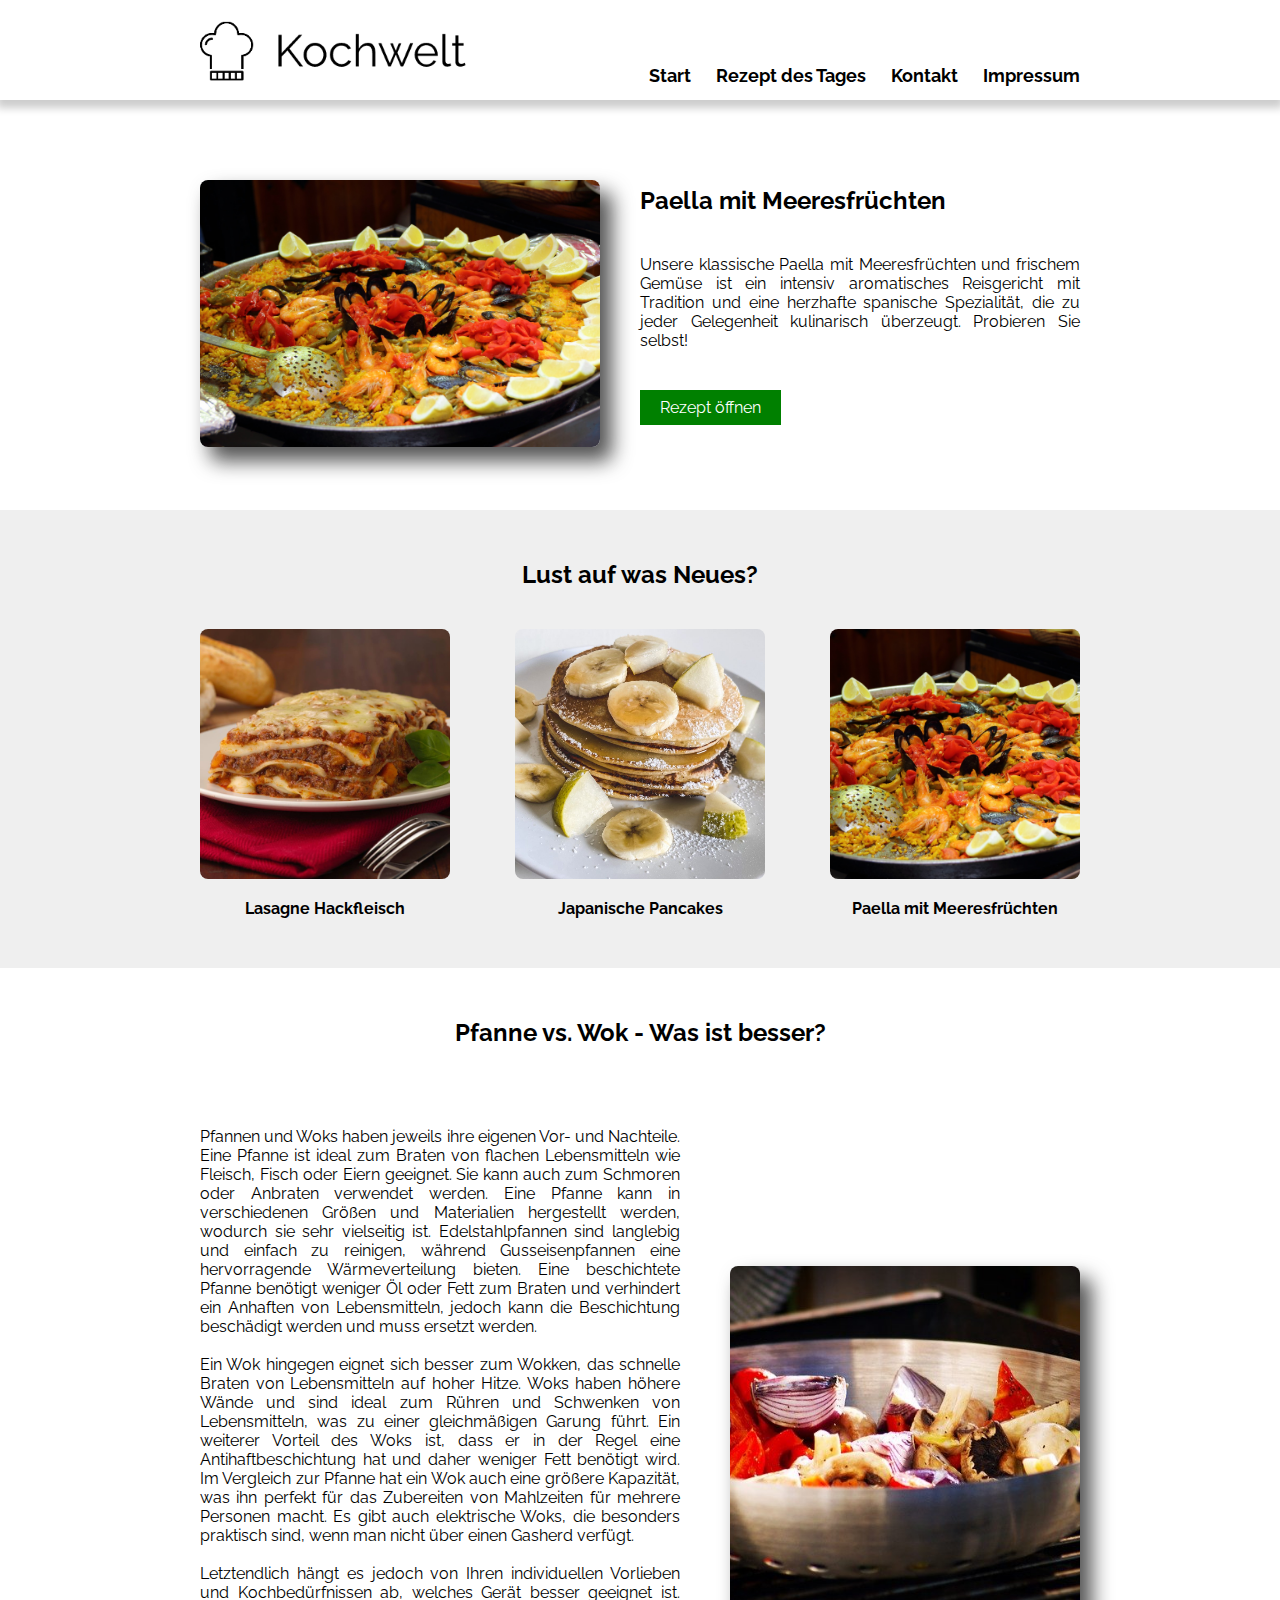
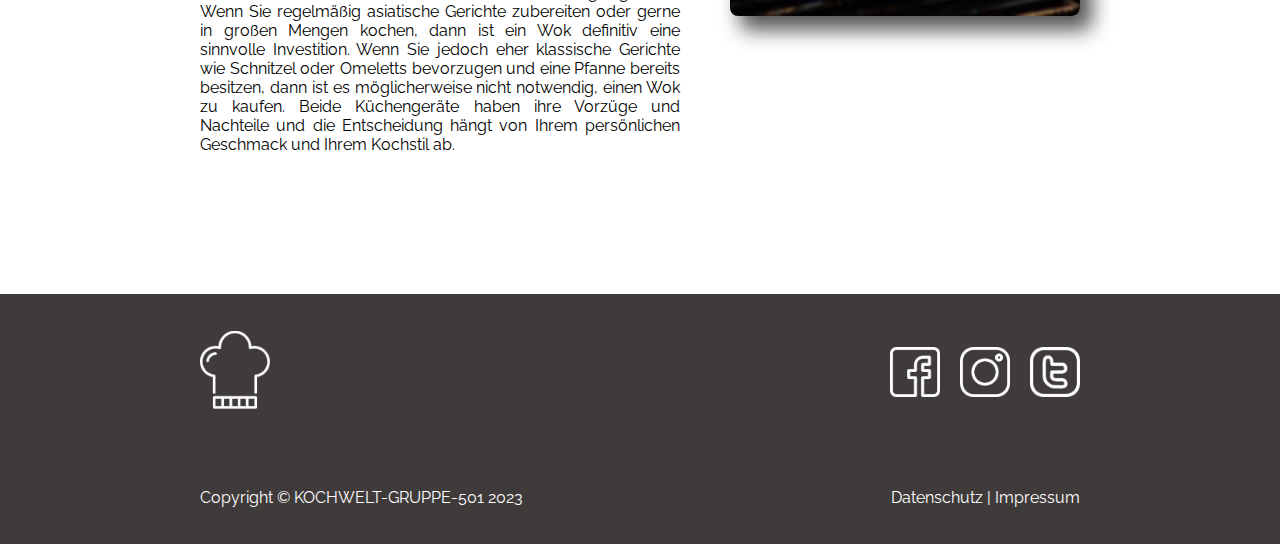
<file: index.html>
<!DOCTYPE html>
<html lang="en">

<head>
    <meta charset="UTF-8">
    <meta http-equiv="X-UA-Compatible" content="IE=edge">
    <meta name="viewport" content="width=device-width, initial-scale=1.0">
    <title>Kochwelt</title>
    <link rel="icon" href="img/logo_small.png">
    <link rel="stylesheet" href="style.css">
    <link href="https://fonts.googleapis.com/css2?family=Raleway:wght@400;700&display=swap" rel="stylesheet">
    <script src="script.js"></script>
    <link rel="stylesheet" href="style.css">
</head>

<body onload="includeHTML() , start()" >

    <div w3-include-html="templates/header.html"></div>
    
    <!-- first section -->
    <section>
        <div class="start-recipe">
            <a href="paella.html"><img src="img/paella.jpg" alt=""></a>
            <div>
                <h2>Paella mit Meeresfrüchten</h2>
                <p>Unsere klassische Paella mit Meeresfrüchten und frischem Gemüse ist ein intensiv aromatisches
                    Reisgericht mit Tradition und eine herzhafte spanische Spezialität, die zu jeder Gelegenheit
                    kulinarisch überzeugt. Probieren Sie selbst!</p>
                <a href="paella.html"><button class="btn-open">Rezept öffnen</button></a>
            </div>
        </div>
    </section>

    <!-- second section -->

    <div class="recipes">
        <h2 class="h2-center">Lust auf was Neues?</h2>
        <div class="recipes-img">
            <div class="img-food">
                <a href="lasagne.html">
                    <div class="overflow"><img src="img/lasagne.jpg" alt="" ></div></a>
                <span><b>Lasagne Hackfleisch</b></span>
            </div>
            <div class="img-food">
                <a href="pancakes.html"> <div class="overflow"><img src="img/pancakes.jpg" alt=""></div></a>
                <span><b>Japanische Pancakes</b></span>
            </div>
            <div class="img-food">
                <a href="paella.html"> <div class="overflow"><img src="img/paella.jpg" alt=""></div></a>
                <span><b>Paella mit Meeresfrüchten</b></span>
            </div>
        </div>
    </div>


    <!-- third section -->
    <section>
        <h2 class="h2-center">Pfanne vs. Wok - Was ist besser?</h2>
        <div class="wok-pfanne">
            <p>Pfannen und Woks haben jeweils ihre eigenen Vor- und Nachteile. Eine Pfanne ist ideal zum Braten von
                flachen Lebensmitteln wie Fleisch, Fisch oder Eiern geeignet. Sie kann auch zum Schmoren oder Anbraten
                verwendet werden. Eine Pfanne kann in verschiedenen Größen und Materialien hergestellt werden, wodurch
                sie sehr vielseitig ist. Edelstahlpfannen sind langlebig und einfach zu reinigen, während
                Gusseisenpfannen eine hervorragende Wärmeverteilung bieten. Eine beschichtete Pfanne benötigt weniger Öl
                oder Fett zum Braten und verhindert ein Anhaften von Lebensmitteln, jedoch kann die Beschichtung
                beschädigt werden und muss ersetzt werden.
                <br>
                <br>
                Ein Wok hingegen eignet sich besser zum Wokken, das schnelle Braten von Lebensmitteln auf hoher Hitze.
                Woks haben höhere Wände und sind ideal zum Rühren und Schwenken von Lebensmitteln, was zu einer
                gleichmäßigen Garung führt. Ein weiterer Vorteil des Woks ist, dass er in der Regel eine
                Antihaftbeschichtung hat und daher weniger Fett benötigt wird. Im Vergleich zur Pfanne hat ein Wok auch
                eine größere Kapazität, was ihn perfekt für das Zubereiten von Mahlzeiten für mehrere Personen macht. Es
                gibt auch elektrische Woks, die besonders praktisch sind, wenn man nicht über einen Gasherd verfügt.
                <br>
                <br>
                Letztendlich hängt es jedoch von Ihren individuellen Vorlieben und Kochbedürfnissen ab, welches Gerät
                besser geeignet ist. Wenn Sie regelmäßig asiatische Gerichte zubereiten oder gerne in großen Mengen
                kochen, dann ist ein Wok definitiv eine sinnvolle Investition. Wenn Sie jedoch eher klassische Gerichte
                wie Schnitzel oder Omeletts bevorzugen und eine Pfanne bereits besitzen, dann ist es möglicherweise
                nicht notwendig, einen Wok zu kaufen. Beide Küchengeräte haben ihre Vorzüge und Nachteile und die
                Entscheidung hängt von Ihrem persönlichen Geschmack und Ihrem Kochstil ab.</p>
            <img class="wok-pfanne-img" src="img/wok.jpg" id="wok-img">
        </div>
    </section>


    <div w3-include-html="templates/footer.html"></div>

</body>

</html>
</file>
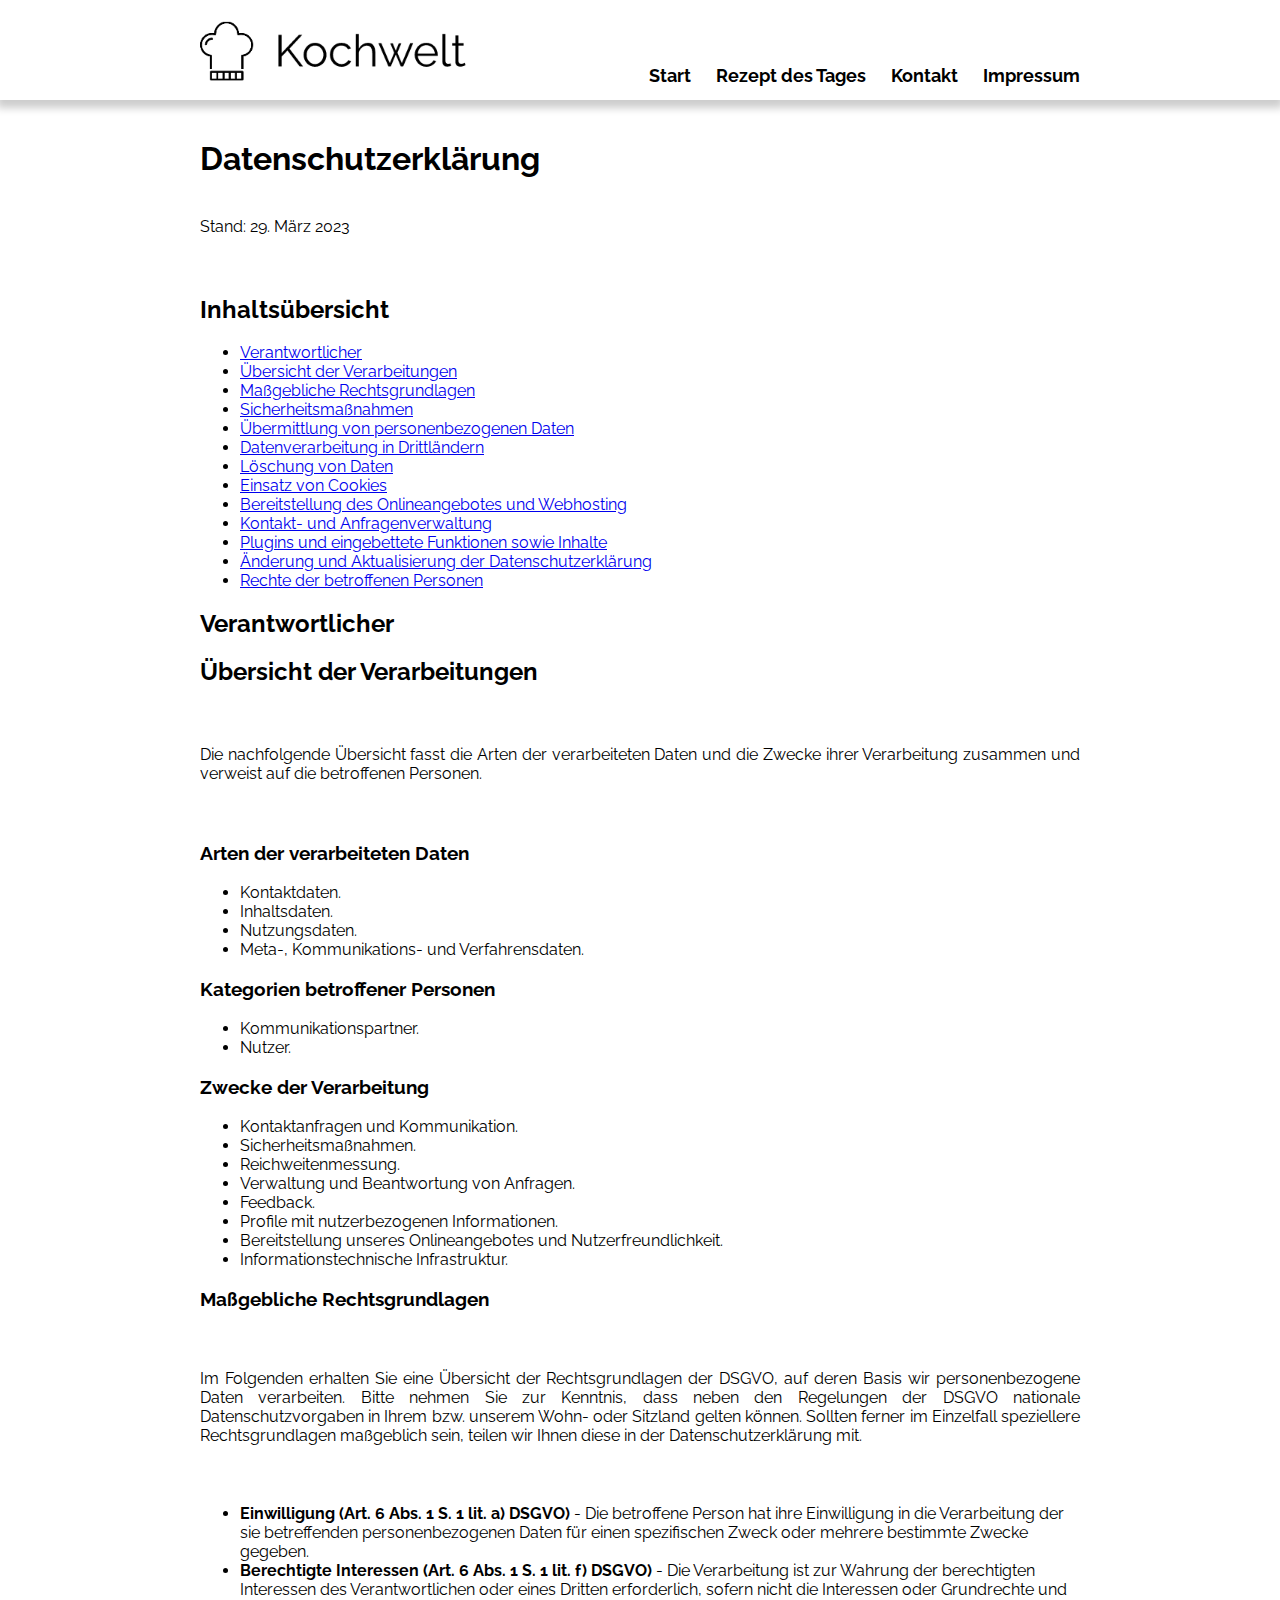
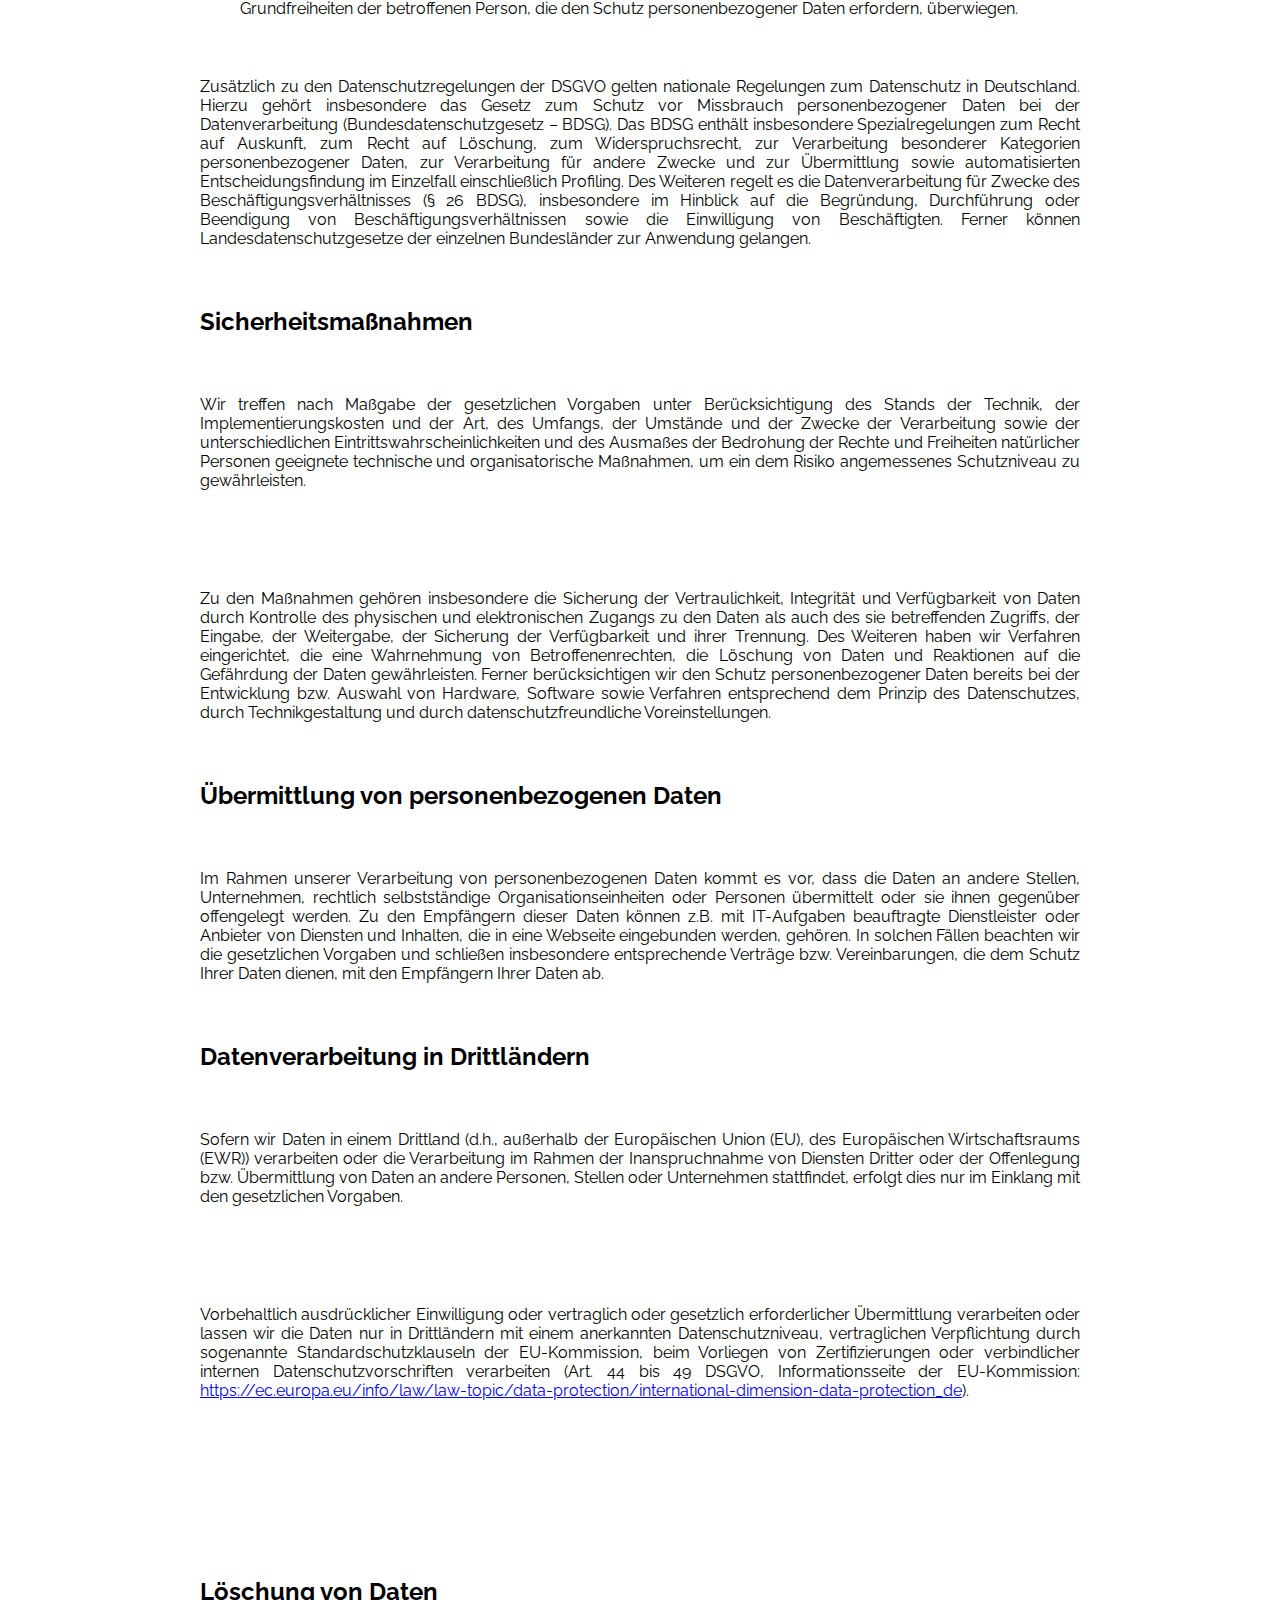
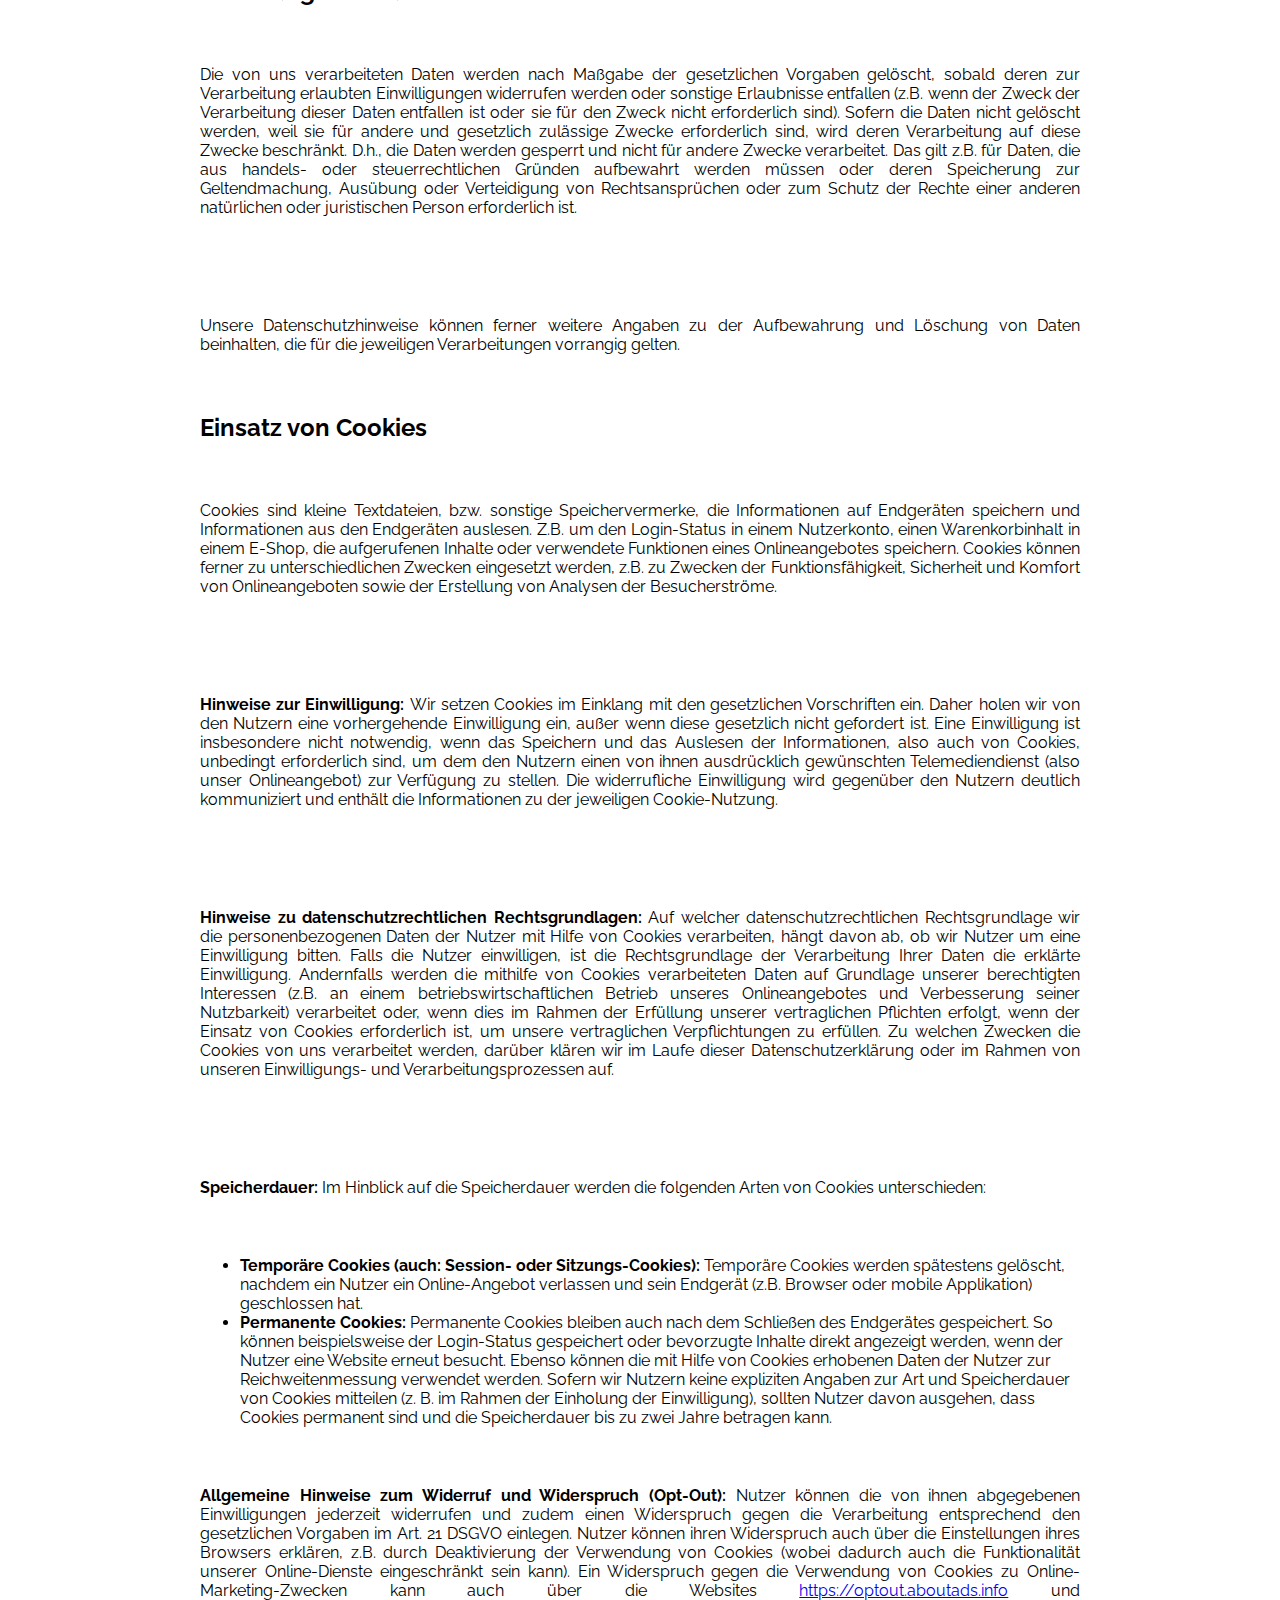
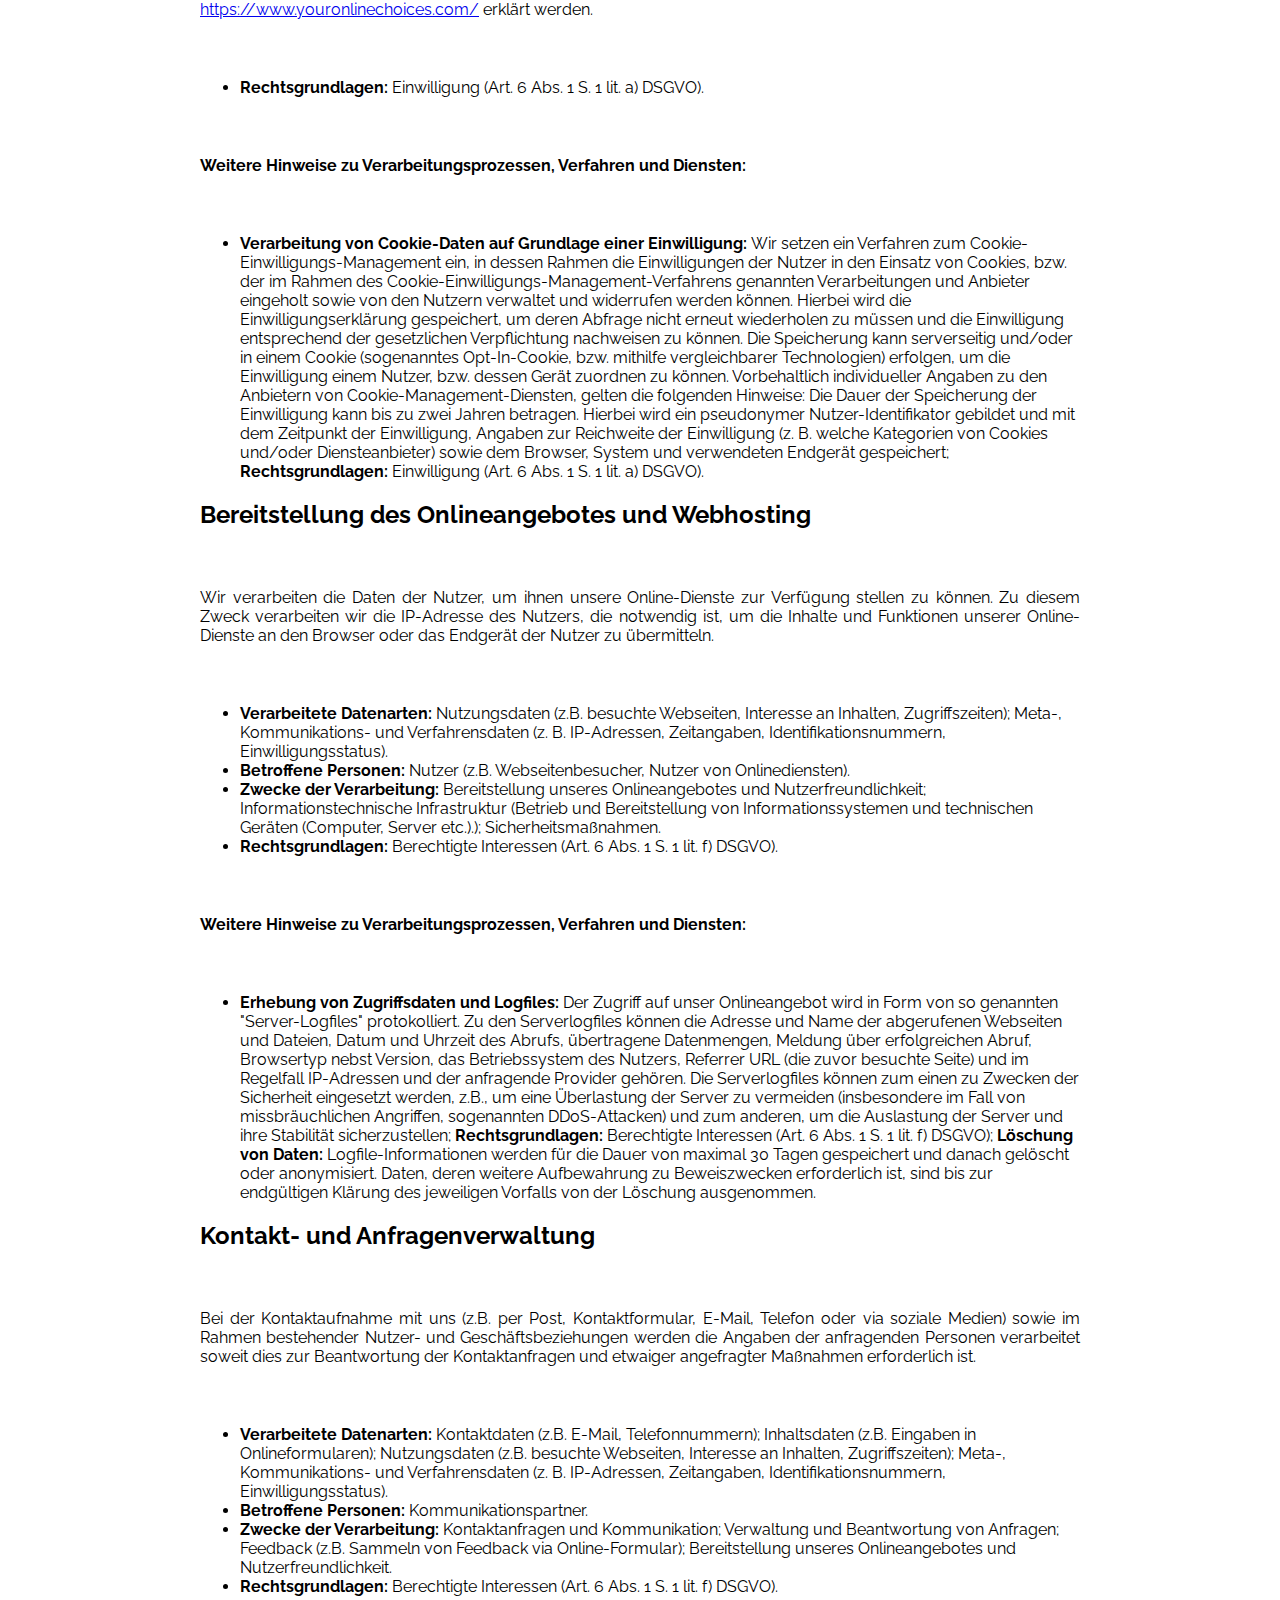
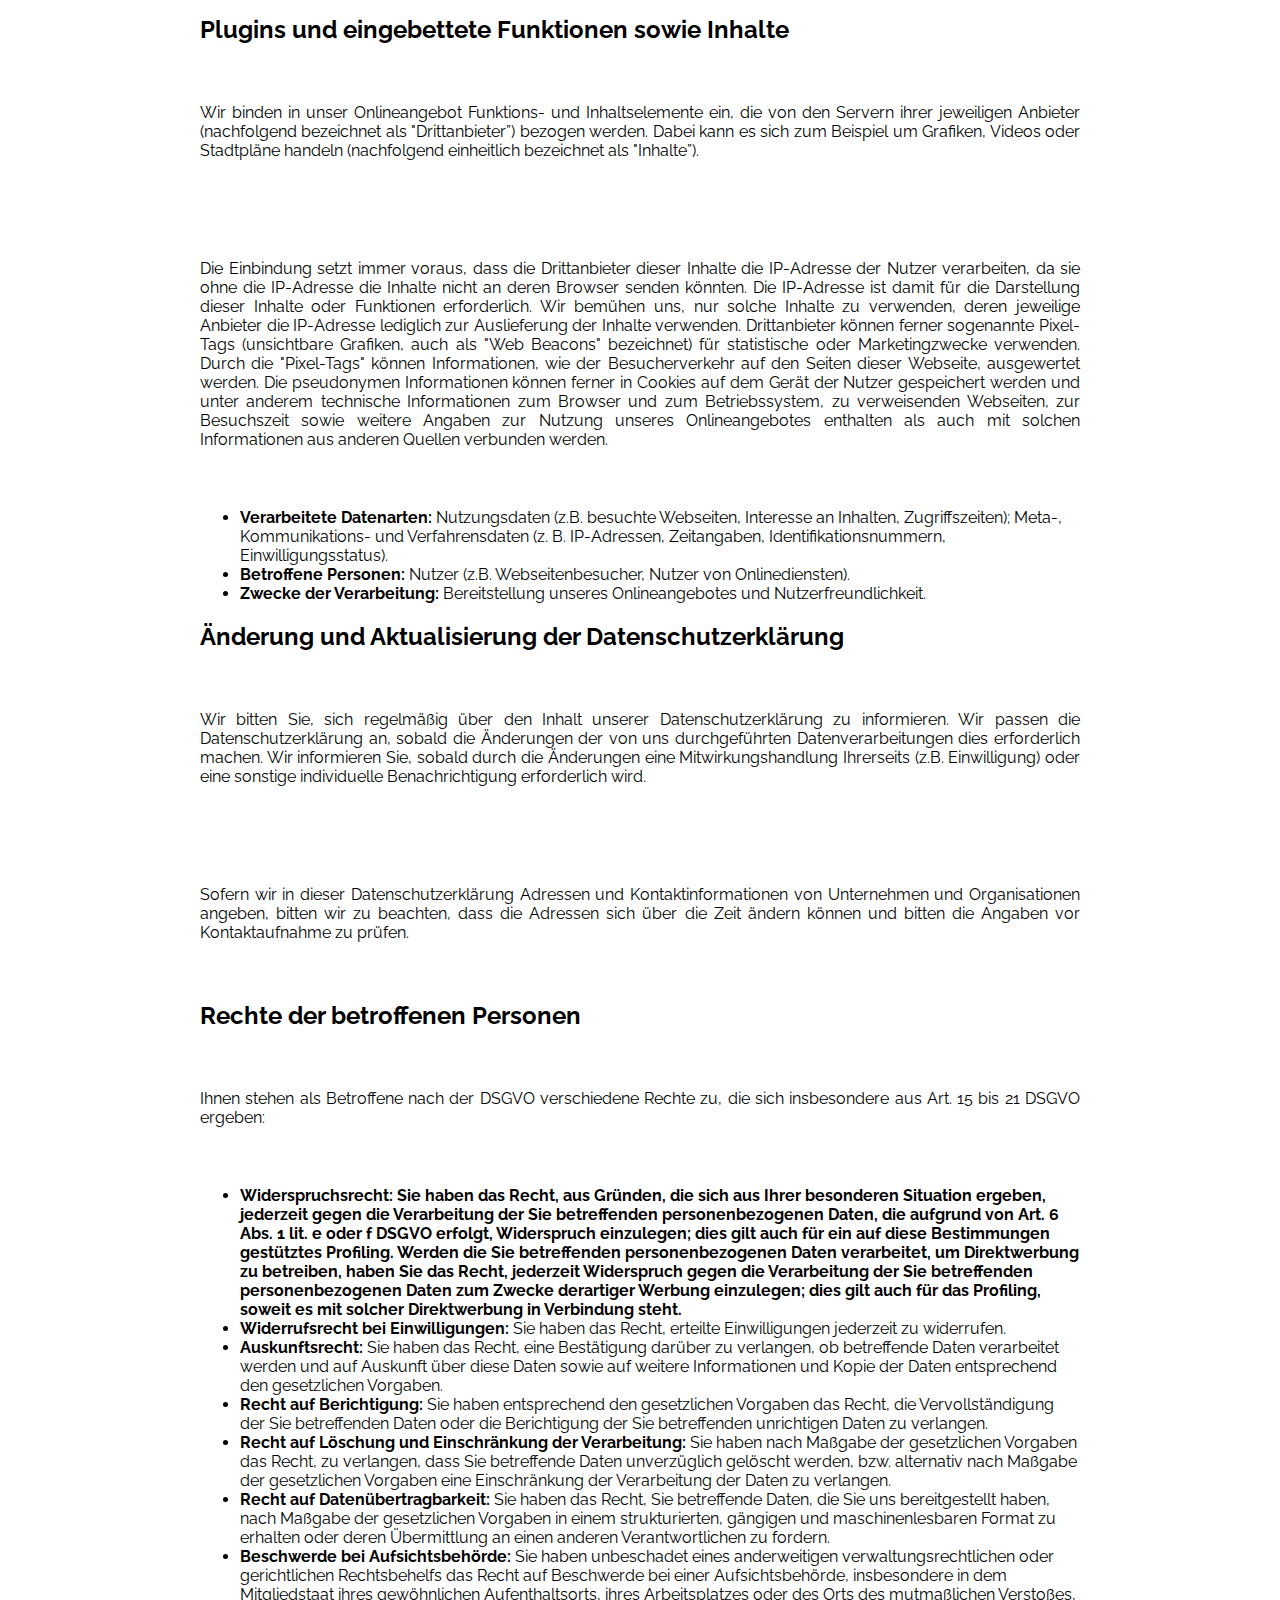
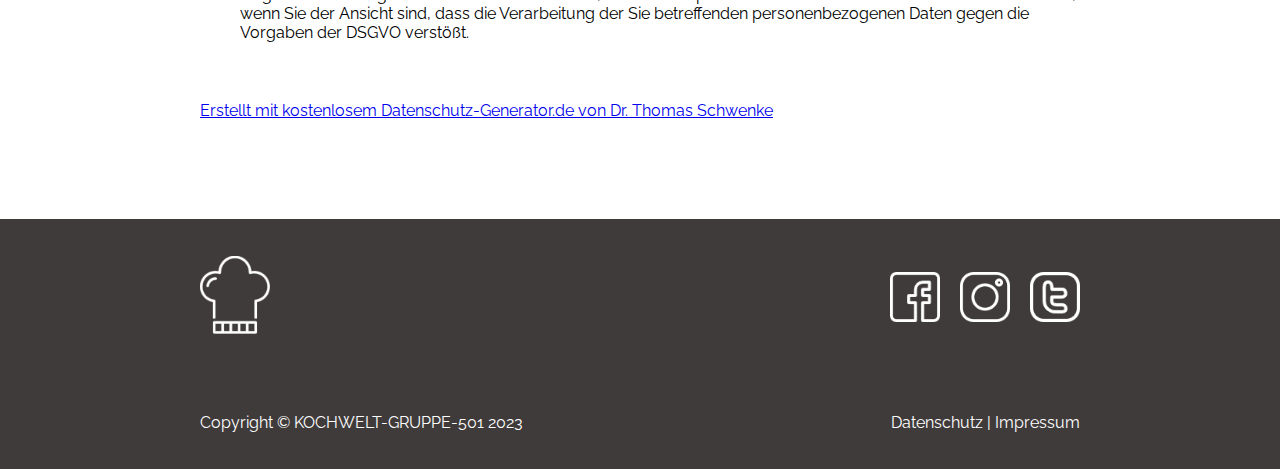
<file: datenschutz.html>
<!DOCTYPE html>
<html lang="en">

<head>
    <meta charset="UTF-8">
    <meta http-equiv="X-UA-Compatible" content="IE=edge">
    <meta name="viewport" content="width=device-width, initial-scale=1.0">
    <title>Datenschutz</title>
    <link rel="icon" href="img/logo_small.png">
    <link rel="stylesheet" href="style.css">
    <link href="https://fonts.googleapis.com/css2?family=Raleway:wght@400;700&display=swap" rel="stylesheet">
    <script src="script.js"></script>
    <link rel="stylesheet" href="style.css">
</head>

<body onload="includeHTML()">

    <div w3-include-html="templates/header.html"></div>
    <div class="main">
        <h1>Datenschutzerklärung</h1>
        <p>Stand: 29. März 2023</p>
        <br>
        <h2>Inhaltsübersicht</h2>
        <br>
        <ul class="index">
            <li><a class="index-link" href="#m3">Verantwortlicher</a></li>
            <li><a class="index-link" href="#mOverview">Übersicht der Verarbeitungen</a></li>
            <li><a class="index-link" href="#m13">Maßgebliche Rechtsgrundlagen</a></li>
            <li><a class="index-link" href="#m27">Sicherheitsmaßnahmen</a></li>
            <li><a class="index-link" href="#m25">Übermittlung von personenbezogenen Daten</a></li>
            <li><a class="index-link" href="#m24">Datenverarbeitung in Drittländern</a></li>
            <li><a class="index-link" href="#m12">Löschung von Daten</a></li>
            <li><a class="index-link" href="#m134">Einsatz von Cookies</a></li>
            <li><a class="index-link" href="#m225">Bereitstellung des Onlineangebotes und Webhosting</a></li>
            <li><a class="index-link" href="#m182">Kontakt- und Anfragenverwaltung</a></li>
            <li><a class="index-link" href="#m328">Plugins und eingebettete Funktionen sowie Inhalte</a></li>
            <li><a class="index-link" href="#m15">Änderung und Aktualisierung der Datenschutzerklärung</a></li>
            <li><a class="index-link" href="#m10">Rechte der betroffenen Personen</a></li>
        </ul>
        <br>
        <h2 id="m3">Verantwortlicher</h2>
        <br>
        <h2 id="mOverview">Übersicht der Verarbeitungen</h2>
        <br>
        <p>Die nachfolgende Übersicht fasst die Arten der verarbeiteten Daten und die Zwecke ihrer Verarbeitung zusammen
            und
            verweist auf die betroffenen Personen.</p>
        <br>
        <h3>Arten der verarbeiteten Daten</h3>
        <br>
        <ul>
            <li>Kontaktdaten.</li>
            <li>Inhaltsdaten.</li>
            <li>Nutzungsdaten.</li>
            <li>Meta-, Kommunikations- und Verfahrensdaten.</li>
        </ul>
        <br>
        <h3>Kategorien betroffener Personen</h3>
        <br>
        <ul>
            <li>Kommunikationspartner.</li>
            <li>Nutzer.</li>
        </ul>
        <br>
        <h3>Zwecke der Verarbeitung</h3>
        <br>
        <ul>
            <li>Kontaktanfragen und Kommunikation.</li>
            <li>Sicherheitsmaßnahmen.</li>
            <li>Reichweitenmessung.</li>
            <li>Verwaltung und Beantwortung von Anfragen.</li>
            <li>Feedback.</li>
            <li>Profile mit nutzerbezogenen Informationen.</li>
            <li>Bereitstellung unseres Onlineangebotes und Nutzerfreundlichkeit.</li>
            <li>Informationstechnische Infrastruktur.</li>
        </ul>
        <br>
        <h3 id="m13">Maßgebliche Rechtsgrundlagen</h3>
        <br>
        <p>Im Folgenden erhalten Sie eine Übersicht der Rechtsgrundlagen der DSGVO, auf deren Basis wir personenbezogene
            Daten verarbeiten. Bitte nehmen Sie zur Kenntnis, dass neben den Regelungen der DSGVO nationale
            Datenschutzvorgaben in Ihrem bzw. unserem Wohn- oder Sitzland gelten können. Sollten ferner im Einzelfall
            speziellere Rechtsgrundlagen maßgeblich sein, teilen wir Ihnen diese in der Datenschutzerklärung mit.</p>
        <br>
        <ul>
            <li><strong>Einwilligung (Art. 6 Abs. 1 S. 1 lit. a) DSGVO)</strong> - Die betroffene Person hat ihre
                Einwilligung in die Verarbeitung der sie betreffenden personenbezogenen Daten für einen spezifischen
                Zweck
                oder mehrere bestimmte Zwecke gegeben.</li>
            <li><strong>Berechtigte Interessen (Art. 6 Abs. 1 S. 1 lit. f) DSGVO)</strong> - Die Verarbeitung ist zur
                Wahrung der berechtigten Interessen des Verantwortlichen oder eines Dritten erforderlich, sofern nicht
                die
                Interessen oder Grundrechte und Grundfreiheiten der betroffenen Person, die den Schutz personenbezogener
                Daten erfordern, überwiegen.</li>
        </ul>
        <br>
        <p>Zusätzlich zu den Datenschutzregelungen der DSGVO gelten nationale Regelungen zum Datenschutz in Deutschland.
            Hierzu gehört insbesondere das Gesetz zum Schutz vor Missbrauch personenbezogener Daten bei der
            Datenverarbeitung (Bundesdatenschutzgesetz – BDSG). Das BDSG enthält insbesondere Spezialregelungen zum
            Recht
            auf Auskunft, zum Recht auf Löschung, zum Widerspruchsrecht, zur Verarbeitung besonderer Kategorien
            personenbezogener Daten, zur Verarbeitung für andere Zwecke und zur Übermittlung sowie automatisierten
            Entscheidungsfindung im Einzelfall einschließlich Profiling. Des Weiteren regelt es die Datenverarbeitung
            für
            Zwecke des Beschäftigungsverhältnisses (§ 26 BDSG), insbesondere im Hinblick auf die Begründung,
            Durchführung
            oder Beendigung von Beschäftigungsverhältnissen sowie die Einwilligung von Beschäftigten. Ferner können
            Landesdatenschutzgesetze der einzelnen Bundesländer zur Anwendung gelangen.</p>
            <br>
        <h2 id="m27">Sicherheitsmaßnahmen</h2>
        <br>
        <p>Wir treffen nach Maßgabe der gesetzlichen Vorgaben unter Berücksichtigung des Stands der Technik, der
            Implementierungskosten und der Art, des Umfangs, der Umstände und der Zwecke der Verarbeitung sowie der
            unterschiedlichen Eintrittswahrscheinlichkeiten und des Ausmaßes der Bedrohung der Rechte und Freiheiten
            natürlicher Personen geeignete technische und organisatorische Maßnahmen, um ein dem Risiko angemessenes
            Schutzniveau zu gewährleisten.</p>
            <br>
        <p>Zu den Maßnahmen gehören insbesondere die Sicherung der Vertraulichkeit, Integrität und Verfügbarkeit von
            Daten
            durch Kontrolle des physischen und elektronischen Zugangs zu den Daten als auch des sie betreffenden
            Zugriffs,
            der Eingabe, der Weitergabe, der Sicherung der Verfügbarkeit und ihrer Trennung. Des Weiteren haben wir
            Verfahren eingerichtet, die eine Wahrnehmung von Betroffenenrechten, die Löschung von Daten und Reaktionen
            auf
            die Gefährdung der Daten gewährleisten. Ferner berücksichtigen wir den Schutz personenbezogener Daten
            bereits
            bei der Entwicklung bzw. Auswahl von Hardware, Software sowie Verfahren entsprechend dem Prinzip des
            Datenschutzes, durch Technikgestaltung und durch datenschutzfreundliche Voreinstellungen.</p>
            <br>
        <h2 id="m25">Übermittlung von personenbezogenen Daten</h2>
        <br>
        <p>Im Rahmen unserer Verarbeitung von personenbezogenen Daten kommt es vor, dass die Daten an andere Stellen,
            Unternehmen, rechtlich selbstständige Organisationseinheiten oder Personen übermittelt oder sie ihnen
            gegenüber
            offengelegt werden. Zu den Empfängern dieser Daten können z.B. mit IT-Aufgaben beauftragte Dienstleister
            oder
            Anbieter von Diensten und Inhalten, die in eine Webseite eingebunden werden, gehören. In solchen Fällen
            beachten
            wir die gesetzlichen Vorgaben und schließen insbesondere entsprechende Verträge bzw. Vereinbarungen, die dem
            Schutz Ihrer Daten dienen, mit den Empfängern Ihrer Daten ab.</p>
            <br>
        <h2 id="m24">Datenverarbeitung in Drittländern</h2>
        <br>
        <p>Sofern wir Daten in einem Drittland (d.h., außerhalb der Europäischen Union (EU), des Europäischen
            Wirtschaftsraums (EWR)) verarbeiten oder die Verarbeitung im Rahmen der Inanspruchnahme von Diensten Dritter
            oder der Offenlegung bzw. Übermittlung von Daten an andere Personen, Stellen oder Unternehmen stattfindet,
            erfolgt dies nur im Einklang mit den gesetzlichen Vorgaben. </p>
            <br>
        <p>Vorbehaltlich ausdrücklicher Einwilligung oder vertraglich oder gesetzlich erforderlicher Übermittlung
            verarbeiten oder lassen wir die Daten nur in Drittländern mit einem anerkannten Datenschutzniveau,
            vertraglichen
            Verpflichtung durch sogenannte Standardschutzklauseln der EU-Kommission, beim Vorliegen von Zertifizierungen
            oder verbindlicher internen Datenschutzvorschriften verarbeiten (Art. 44 bis 49 DSGVO, Informationsseite der
            EU-Kommission: <a
                href="https://ec.europa.eu/info/law/law-topic/data-protection/international-dimension-data-protection_de"
                target="_blank">https://ec.europa.eu/info/law/law-topic/data-protection/international-dimension-data-protection_de</a>).
        </p>
        <br>
        <p> </p>
        <br>
        <h2 id="m12">Löschung von Daten</h2>
        <br>
        <p>Die von uns verarbeiteten Daten werden nach Maßgabe der gesetzlichen Vorgaben gelöscht, sobald deren zur
            Verarbeitung erlaubten Einwilligungen widerrufen werden oder sonstige Erlaubnisse entfallen (z.B. wenn der
            Zweck
            der Verarbeitung dieser Daten entfallen ist oder sie für den Zweck nicht erforderlich sind). Sofern die
            Daten
            nicht gelöscht werden, weil sie für andere und gesetzlich zulässige Zwecke erforderlich sind, wird deren
            Verarbeitung auf diese Zwecke beschränkt. D.h., die Daten werden gesperrt und nicht für andere Zwecke
            verarbeitet. Das gilt z.B. für Daten, die aus handels- oder steuerrechtlichen Gründen aufbewahrt werden
            müssen
            oder deren Speicherung zur Geltendmachung, Ausübung oder Verteidigung von Rechtsansprüchen oder zum Schutz
            der
            Rechte einer anderen natürlichen oder juristischen Person erforderlich ist. </p>
            <br>
        <p>Unsere Datenschutzhinweise können ferner weitere Angaben zu der Aufbewahrung und Löschung von Daten
            beinhalten,
            die für die jeweiligen Verarbeitungen vorrangig gelten.</p>
            <br>
        <h2 id="m134">Einsatz von Cookies</h2>
        <br>
        <p>Cookies sind kleine Textdateien, bzw. sonstige Speichervermerke, die Informationen auf Endgeräten speichern
            und
            Informationen aus den Endgeräten auslesen. Z.B. um den Login-Status in einem Nutzerkonto, einen
            Warenkorbinhalt
            in einem E-Shop, die aufgerufenen Inhalte oder verwendete Funktionen eines Onlineangebotes speichern.
            Cookies
            können ferner zu unterschiedlichen Zwecken eingesetzt werden, z.B. zu Zwecken der Funktionsfähigkeit,
            Sicherheit
            und Komfort von Onlineangeboten sowie der Erstellung von Analysen der Besucherströme. </p>
            <br>
        <p><strong>Hinweise zur Einwilligung: </strong>Wir setzen Cookies im Einklang mit den gesetzlichen Vorschriften
            ein.
            Daher holen wir von den Nutzern eine vorhergehende Einwilligung ein, außer wenn diese gesetzlich nicht
            gefordert
            ist. Eine Einwilligung ist insbesondere nicht notwendig, wenn das Speichern und das Auslesen der
            Informationen,
            also auch von Cookies, unbedingt erforderlich sind, um dem den Nutzern einen von ihnen ausdrücklich
            gewünschten
            Telemediendienst (also unser Onlineangebot) zur Verfügung zu stellen. Die widerrufliche Einwilligung wird
            gegenüber den Nutzern deutlich kommuniziert und enthält die Informationen zu der jeweiligen Cookie-Nutzung.
        </p>
        <br>
        <p><strong>Hinweise zu datenschutzrechtlichen Rechtsgrundlagen: </strong>Auf welcher datenschutzrechtlichen
            Rechtsgrundlage wir die personenbezogenen Daten der Nutzer mit Hilfe von Cookies verarbeiten, hängt davon
            ab, ob
            wir Nutzer um eine Einwilligung bitten. Falls die Nutzer einwilligen, ist die Rechtsgrundlage der
            Verarbeitung
            Ihrer Daten die erklärte Einwilligung. Andernfalls werden die mithilfe von Cookies verarbeiteten Daten auf
            Grundlage unserer berechtigten Interessen (z.B. an einem betriebswirtschaftlichen Betrieb unseres
            Onlineangebotes und Verbesserung seiner Nutzbarkeit) verarbeitet oder, wenn dies im Rahmen der Erfüllung
            unserer
            vertraglichen Pflichten erfolgt, wenn der Einsatz von Cookies erforderlich ist, um unsere vertraglichen
            Verpflichtungen zu erfüllen. Zu welchen Zwecken die Cookies von uns verarbeitet werden, darüber klären wir
            im
            Laufe dieser Datenschutzerklärung oder im Rahmen von unseren Einwilligungs- und Verarbeitungsprozessen auf.
        </p>
        <br>
        <p><strong>Speicherdauer: </strong>Im Hinblick auf die Speicherdauer werden die folgenden Arten von Cookies
            unterschieden:</p>
            <br>
        <ul>
            <li><strong>Temporäre Cookies (auch: Session- oder Sitzungs-Cookies):</strong> Temporäre Cookies werden
                spätestens gelöscht, nachdem ein Nutzer ein Online-Angebot verlassen und sein Endgerät (z.B. Browser
                oder
                mobile Applikation) geschlossen hat.</li>
            <li><strong>Permanente Cookies:</strong> Permanente Cookies bleiben auch nach dem Schließen des Endgerätes
                gespeichert. So können beispielsweise der Login-Status gespeichert oder bevorzugte Inhalte direkt
                angezeigt
                werden, wenn der Nutzer eine Website erneut besucht. Ebenso können die mit Hilfe von Cookies erhobenen
                Daten
                der Nutzer zur Reichweitenmessung verwendet werden. Sofern wir Nutzern keine expliziten Angaben zur Art
                und
                Speicherdauer von Cookies mitteilen (z. B. im Rahmen der Einholung der Einwilligung), sollten Nutzer
                davon
                ausgehen, dass Cookies permanent sind und die Speicherdauer bis zu zwei Jahre betragen kann.</li>
        </ul>
        <br>
        <p><strong>Allgemeine Hinweise zum Widerruf und Widerspruch (Opt-Out): </strong>Nutzer können die von ihnen
            abgegebenen Einwilligungen jederzeit widerrufen und zudem einen Widerspruch gegen die Verarbeitung
            entsprechend den gesetzlichen Vorgaben im Art. 21 DSGVO einlegen. Nutzer können ihren Widerspruch auch über
            die
            Einstellungen ihres Browsers erklären, z.B. durch Deaktivierung der Verwendung von Cookies (wobei dadurch
            auch
            die Funktionalität unserer Online-Dienste eingeschränkt sein kann). Ein Widerspruch gegen die Verwendung von
            Cookies zu Online-Marketing-Zwecken kann auch über die Websites <a href="https://optout.aboutads.info"
                target="_blank">https://optout.aboutads.info</a> und <a href="https://www.youronlinechoices.com/"
                target="_blank">https://www.youronlinechoices.com/</a> erklärt werden.</p>
                <br>
        <ul class="m-elements">
            <li><strong>Rechtsgrundlagen:</strong> Einwilligung (Art. 6 Abs. 1 S. 1 lit. a) DSGVO).</li>
        </ul>
        <br>
        <p><strong>Weitere Hinweise zu Verarbeitungsprozessen, Verfahren und Diensten:</strong></p>
        <br>
        <ul class="m-elements">
            <li><strong>Verarbeitung von Cookie-Daten auf Grundlage einer Einwilligung: </strong>Wir setzen ein
                Verfahren
                zum Cookie-Einwilligungs-Management ein, in dessen Rahmen die Einwilligungen der Nutzer in den Einsatz
                von
                Cookies, bzw. der im Rahmen des Cookie-Einwilligungs-Management-Verfahrens genannten Verarbeitungen und
                Anbieter eingeholt sowie von den Nutzern verwaltet und widerrufen werden können. Hierbei wird die
                Einwilligungserklärung gespeichert, um deren Abfrage nicht erneut wiederholen zu müssen und die
                Einwilligung
                entsprechend der gesetzlichen Verpflichtung nachweisen zu können. Die Speicherung kann serverseitig
                und/oder
                in einem Cookie (sogenanntes Opt-In-Cookie, bzw. mithilfe vergleichbarer Technologien) erfolgen, um die
                Einwilligung einem Nutzer, bzw. dessen Gerät zuordnen zu können. Vorbehaltlich individueller Angaben zu
                den
                Anbietern von Cookie-Management-Diensten, gelten die folgenden Hinweise: Die Dauer der Speicherung der
                Einwilligung kann bis zu zwei Jahren betragen. Hierbei wird ein pseudonymer Nutzer-Identifikator
                gebildet
                und mit dem Zeitpunkt der Einwilligung, Angaben zur Reichweite der Einwilligung (z. B. welche Kategorien
                von
                Cookies und/oder Diensteanbieter) sowie dem Browser, System und verwendeten Endgerät gespeichert;
                <strong>Rechtsgrundlagen:</strong> Einwilligung (Art. 6 Abs. 1 S. 1 lit. a) DSGVO).
            </li>
        </ul>
        <br>
        <h2 id="m225">Bereitstellung des Onlineangebotes und Webhosting</h2>
        <br>
        <p>Wir verarbeiten die Daten der Nutzer, um ihnen unsere Online-Dienste zur Verfügung stellen zu können. Zu
            diesem
            Zweck verarbeiten wir die IP-Adresse des Nutzers, die notwendig ist, um die Inhalte und Funktionen unserer
            Online-Dienste an den Browser oder das Endgerät der Nutzer zu übermitteln.</p>
            <br>
        <ul class="m-elements">
            <li><strong>Verarbeitete Datenarten:</strong> Nutzungsdaten (z.B. besuchte Webseiten, Interesse an Inhalten,
                Zugriffszeiten); Meta-, Kommunikations- und Verfahrensdaten (z. B. IP-Adressen, Zeitangaben,
                Identifikationsnummern, Einwilligungsstatus).</li>
            <li><strong>Betroffene Personen:</strong> Nutzer (z.B. Webseitenbesucher, Nutzer von Onlinediensten).</li>
            <li><strong>Zwecke der Verarbeitung:</strong> Bereitstellung unseres Onlineangebotes und
                Nutzerfreundlichkeit;
                Informationstechnische Infrastruktur (Betrieb und Bereitstellung von Informationssystemen und
                technischen
                Geräten (Computer, Server etc.).); Sicherheitsmaßnahmen.</li>
            <li><strong>Rechtsgrundlagen:</strong> Berechtigte Interessen (Art. 6 Abs. 1 S. 1 lit. f) DSGVO).</li>
        </ul>
        <br>
        <p><strong>Weitere Hinweise zu Verarbeitungsprozessen, Verfahren und Diensten:</strong></p>
        <br>
        <ul class="m-elements">
            <li><strong>Erhebung von Zugriffsdaten und Logfiles: </strong>Der Zugriff auf unser Onlineangebot wird in
                Form
                von so genannten "Server-Logfiles" protokolliert. Zu den Serverlogfiles können die Adresse und Name der
                abgerufenen Webseiten und Dateien, Datum und Uhrzeit des Abrufs, übertragene Datenmengen, Meldung über
                erfolgreichen Abruf, Browsertyp nebst Version, das Betriebssystem des Nutzers, Referrer URL (die zuvor
                besuchte Seite) und im Regelfall IP-Adressen und der anfragende Provider gehören.

                Die Serverlogfiles können zum einen zu Zwecken der Sicherheit eingesetzt werden, z.B., um eine
                Überlastung
                der Server zu vermeiden (insbesondere im Fall von missbräuchlichen Angriffen, sogenannten DDoS-Attacken)
                und
                zum anderen, um die Auslastung der Server und ihre Stabilität sicherzustellen;
                <strong>Rechtsgrundlagen:</strong> Berechtigte Interessen (Art. 6 Abs. 1 S. 1 lit. f) DSGVO);
                <strong>Löschung von Daten:</strong> Logfile-Informationen werden für die Dauer von maximal 30 Tagen
                gespeichert und danach gelöscht oder anonymisiert. Daten, deren weitere Aufbewahrung zu Beweiszwecken
                erforderlich ist, sind bis zur endgültigen Klärung des jeweiligen Vorfalls von der Löschung ausgenommen.
            </li>
        </ul>
        <br>
        <h2 id="m182">Kontakt- und Anfragenverwaltung</h2>
        <br>
        <p>Bei der Kontaktaufnahme mit uns (z.B. per Post, Kontaktformular, E-Mail, Telefon oder via soziale Medien)
            sowie
            im Rahmen bestehender Nutzer- und Geschäftsbeziehungen werden die Angaben der anfragenden Personen
            verarbeitet
            soweit dies zur Beantwortung der Kontaktanfragen und etwaiger angefragter Maßnahmen erforderlich ist.</p>
            <br>
        <ul class="m-elements">
            <li><strong>Verarbeitete Datenarten:</strong> Kontaktdaten (z.B. E-Mail, Telefonnummern); Inhaltsdaten (z.B.
                Eingaben in Onlineformularen); Nutzungsdaten (z.B. besuchte Webseiten, Interesse an Inhalten,
                Zugriffszeiten); Meta-, Kommunikations- und Verfahrensdaten (z. B. IP-Adressen, Zeitangaben,
                Identifikationsnummern, Einwilligungsstatus).</li>
            <li><strong>Betroffene Personen:</strong> Kommunikationspartner.</li>
            <li><strong>Zwecke der Verarbeitung:</strong> Kontaktanfragen und Kommunikation; Verwaltung und Beantwortung
                von
                Anfragen; Feedback (z.B. Sammeln von Feedback via Online-Formular); Bereitstellung unseres
                Onlineangebotes
                und Nutzerfreundlichkeit.</li>
            <li><strong>Rechtsgrundlagen:</strong> Berechtigte Interessen (Art. 6 Abs. 1 S. 1 lit. f) DSGVO).</li>
        </ul>
        <br>
        <h2 id="m328">Plugins und eingebettete Funktionen sowie Inhalte</h2>
        <br>
        <p>Wir binden in unser Onlineangebot Funktions- und Inhaltselemente ein, die von den Servern ihrer jeweiligen
            Anbieter (nachfolgend bezeichnet als "Drittanbieter”) bezogen werden. Dabei kann es sich zum Beispiel um
            Grafiken, Videos oder Stadtpläne handeln (nachfolgend einheitlich bezeichnet als "Inhalte”).</p>
            <br>
        <p>Die Einbindung setzt immer voraus, dass die Drittanbieter dieser Inhalte die IP-Adresse der Nutzer
            verarbeiten,
            da sie ohne die IP-Adresse die Inhalte nicht an deren Browser senden könnten. Die IP-Adresse ist damit für
            die
            Darstellung dieser Inhalte oder Funktionen erforderlich. Wir bemühen uns, nur solche Inhalte zu verwenden,
            deren
            jeweilige Anbieter die IP-Adresse lediglich zur Auslieferung der Inhalte verwenden. Drittanbieter können
            ferner
            sogenannte Pixel-Tags (unsichtbare Grafiken, auch als "Web Beacons" bezeichnet) für statistische oder
            Marketingzwecke verwenden. Durch die "Pixel-Tags" können Informationen, wie der Besucherverkehr auf den
            Seiten
            dieser Webseite, ausgewertet werden. Die pseudonymen Informationen können ferner in Cookies auf dem Gerät
            der
            Nutzer gespeichert werden und unter anderem technische Informationen zum Browser und zum Betriebssystem, zu
            verweisenden Webseiten, zur Besuchszeit sowie weitere Angaben zur Nutzung unseres Onlineangebotes enthalten
            als
            auch mit solchen Informationen aus anderen Quellen verbunden werden.</p>
            <br>
        <ul class="m-elements">
            <li><strong>Verarbeitete Datenarten:</strong> Nutzungsdaten (z.B. besuchte Webseiten, Interesse an Inhalten,
                Zugriffszeiten); Meta-, Kommunikations- und Verfahrensdaten (z. B. IP-Adressen, Zeitangaben,
                Identifikationsnummern, Einwilligungsstatus).</li>
            <li><strong>Betroffene Personen:</strong> Nutzer (z.B. Webseitenbesucher, Nutzer von Onlinediensten).</li>
            <li><strong>Zwecke der Verarbeitung:</strong> Bereitstellung unseres Onlineangebotes und
                Nutzerfreundlichkeit.
            </li>
        </ul>
        <br>
        <h2 id="m15">Änderung und Aktualisierung der Datenschutzerklärung</h2>
        <br>
        <p>Wir bitten Sie, sich regelmäßig über den Inhalt unserer Datenschutzerklärung zu informieren. Wir passen die
            Datenschutzerklärung an, sobald die Änderungen der von uns durchgeführten Datenverarbeitungen dies
            erforderlich
            machen. Wir informieren Sie, sobald durch die Änderungen eine Mitwirkungshandlung Ihrerseits (z.B.
            Einwilligung)
            oder eine sonstige individuelle Benachrichtigung erforderlich wird.</p>
            <br>
        <p>Sofern wir in dieser Datenschutzerklärung Adressen und Kontaktinformationen von Unternehmen und
            Organisationen
            angeben, bitten wir zu beachten, dass die Adressen sich über die Zeit ändern können und bitten die Angaben
            vor
            Kontaktaufnahme zu prüfen.</p>
            <br>
        <h2 id="m10">Rechte der betroffenen Personen</h2>
        <br>
        <p>Ihnen stehen als Betroffene nach der DSGVO verschiedene Rechte zu, die sich insbesondere aus Art. 15 bis 21
            DSGVO
            ergeben:</p>
            <br>
        <ul>
            <li><strong>Widerspruchsrecht: Sie haben das Recht, aus Gründen, die sich aus Ihrer besonderen Situation
                    ergeben, jederzeit gegen die Verarbeitung der Sie betreffenden personenbezogenen Daten, die aufgrund
                    von
                    Art. 6 Abs. 1 lit. e oder f DSGVO erfolgt, Widerspruch einzulegen; dies gilt auch für ein auf diese
                    Bestimmungen gestütztes Profiling. Werden die Sie betreffenden personenbezogenen Daten verarbeitet,
                    um
                    Direktwerbung zu betreiben, haben Sie das Recht, jederzeit Widerspruch gegen die Verarbeitung der
                    Sie
                    betreffenden personenbezogenen Daten zum Zwecke derartiger Werbung einzulegen; dies gilt auch für
                    das
                    Profiling, soweit es mit solcher Direktwerbung in Verbindung steht.</strong></li>
            <li><strong>Widerrufsrecht bei Einwilligungen:</strong> Sie haben das Recht, erteilte Einwilligungen
                jederzeit
                zu widerrufen.</li>
            <li><strong>Auskunftsrecht:</strong> Sie haben das Recht, eine Bestätigung darüber zu verlangen, ob
                betreffende
                Daten verarbeitet werden und auf Auskunft über diese Daten sowie auf weitere Informationen und Kopie der
                Daten entsprechend den gesetzlichen Vorgaben.</li>
            <li><strong>Recht auf Berichtigung:</strong> Sie haben entsprechend den gesetzlichen Vorgaben das Recht, die
                Vervollständigung der Sie betreffenden Daten oder die Berichtigung der Sie betreffenden unrichtigen
                Daten zu
                verlangen.</li>
            <li><strong>Recht auf Löschung und Einschränkung der Verarbeitung:</strong> Sie haben nach Maßgabe der
                gesetzlichen Vorgaben das Recht, zu verlangen, dass Sie betreffende Daten unverzüglich gelöscht werden,
                bzw.
                alternativ nach Maßgabe der gesetzlichen Vorgaben eine Einschränkung der Verarbeitung der Daten zu
                verlangen.</li>
            <li><strong>Recht auf Datenübertragbarkeit:</strong> Sie haben das Recht, Sie betreffende Daten, die Sie uns
                bereitgestellt haben, nach Maßgabe der gesetzlichen Vorgaben in einem strukturierten, gängigen und
                maschinenlesbaren Format zu erhalten oder deren Übermittlung an einen anderen Verantwortlichen zu
                fordern.
            </li>
            <li><strong>Beschwerde bei Aufsichtsbehörde:</strong> Sie haben unbeschadet eines anderweitigen
                verwaltungsrechtlichen oder gerichtlichen Rechtsbehelfs das Recht auf Beschwerde bei einer
                Aufsichtsbehörde,
                insbesondere in dem Mitgliedstaat ihres gewöhnlichen Aufenthaltsorts, ihres Arbeitsplatzes oder des Orts
                des
                mutmaßlichen Verstoßes, wenn Sie der Ansicht sind, dass die Verarbeitung der Sie betreffenden
                personenbezogenen Daten gegen die Vorgaben der DSGVO verstößt.</li>
        </ul>
        <br>
        <p class="seal"><a href="https://datenschutz-generator.de/"
                title="Rechtstext von Dr. Schwenke - für weitere Informationen bitte anklicken." target="_blank"
                rel="noopener noreferrer nofollow">Erstellt mit kostenlosem Datenschutz-Generator.de von Dr. Thomas
                Schwenke</a></p>
                <br>
    </div>

    <div w3-include-html="templates/footer.html"></div>
</body>

</html>
</file>
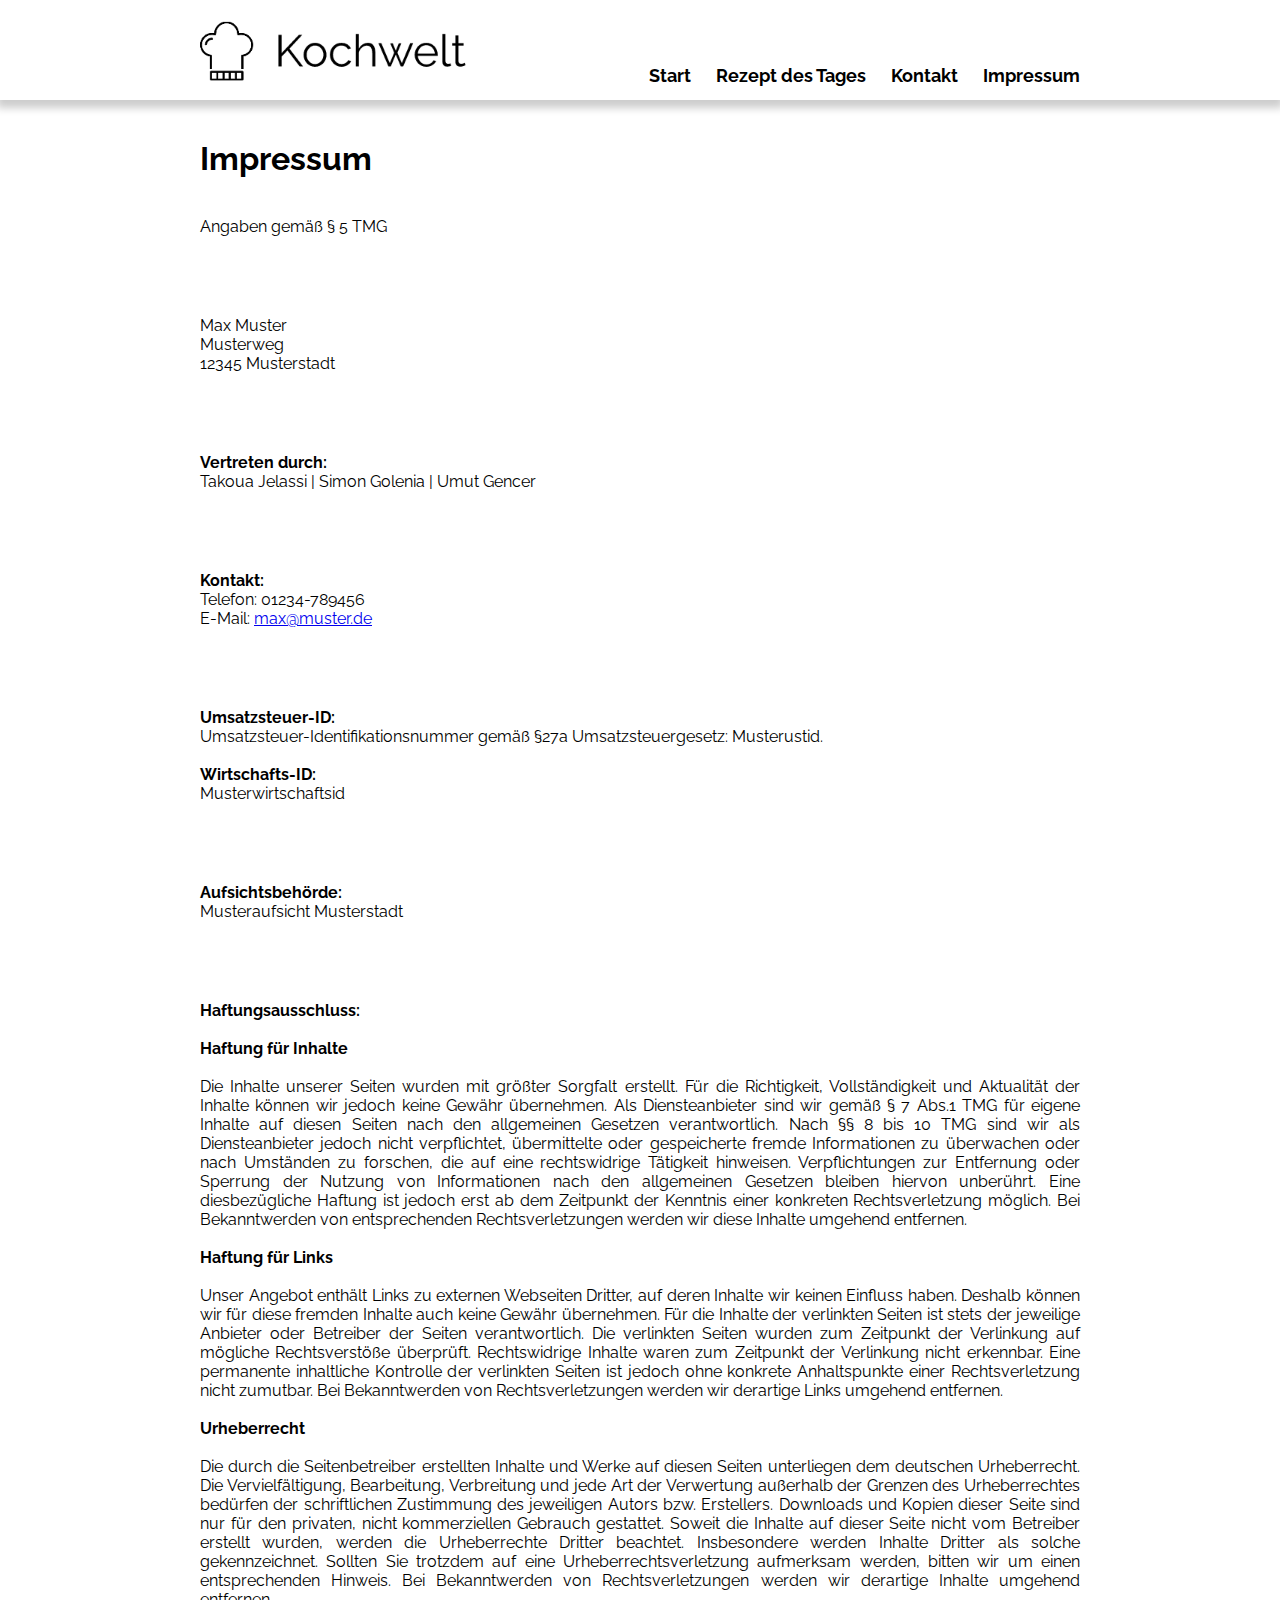
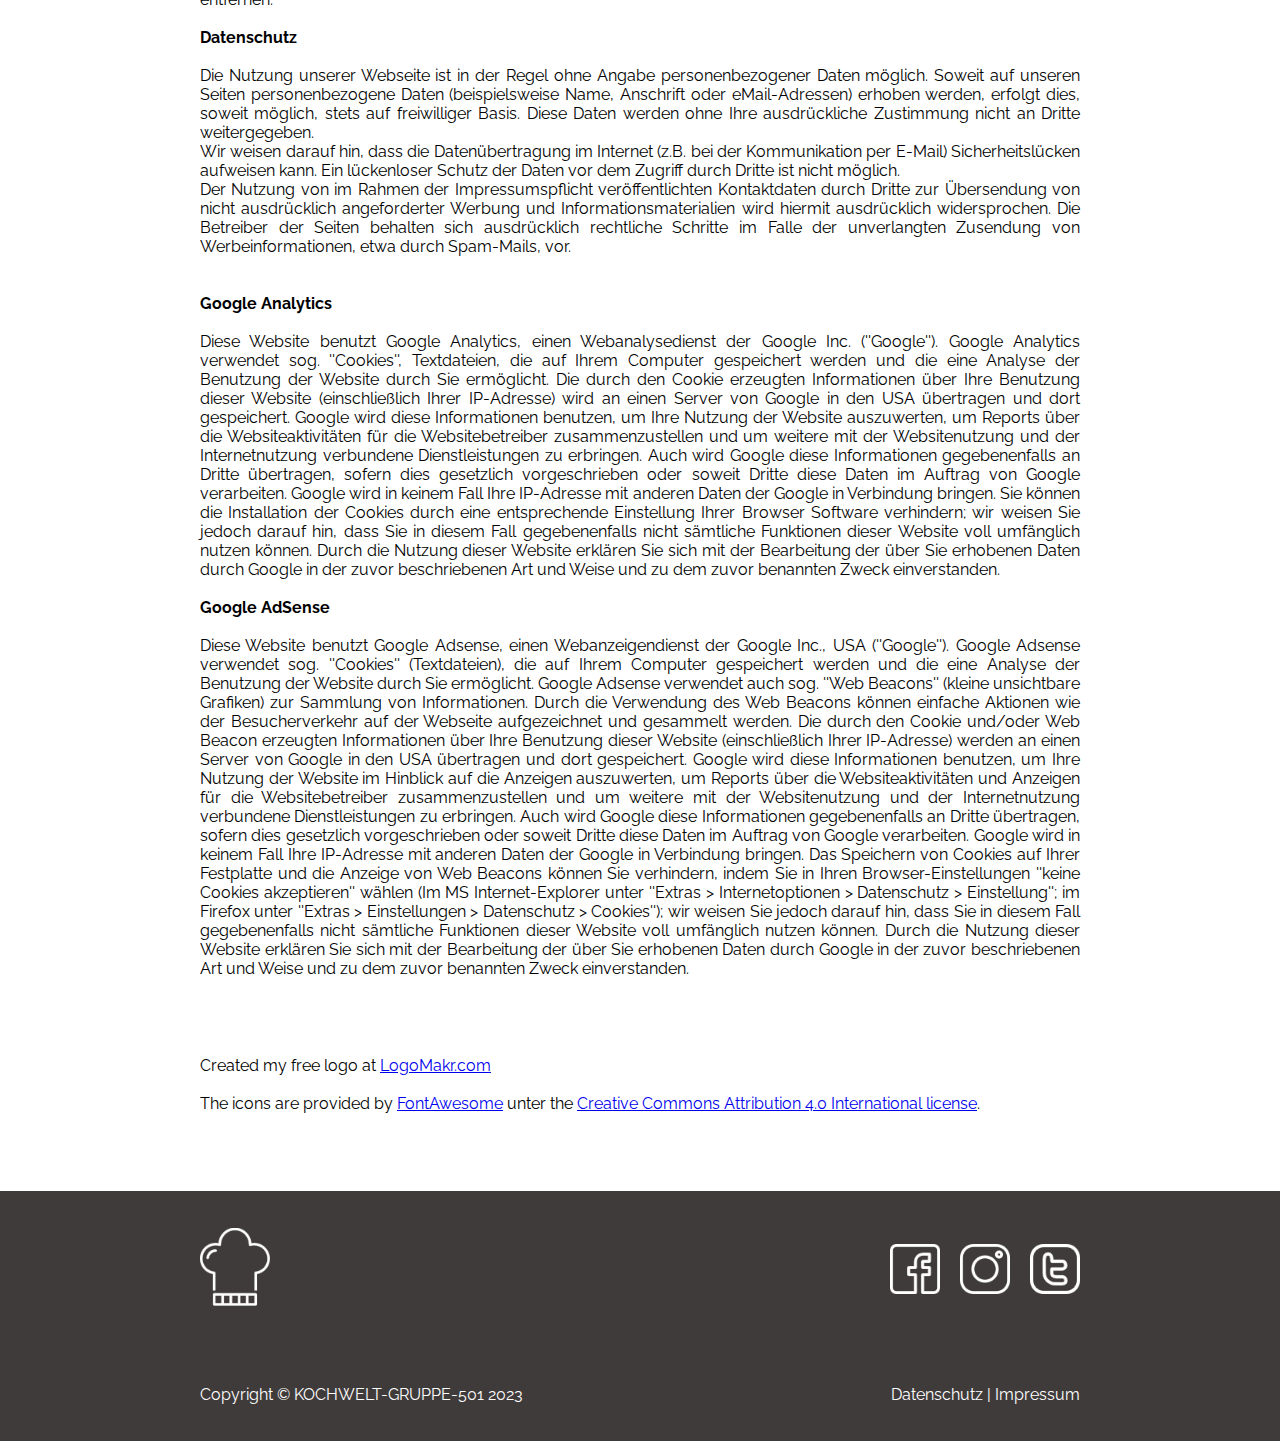
<file: impressum.html>
<!DOCTYPE html>
<html lang="en">
<head>
    <meta charset="UTF-8">
    <meta http-equiv="X-UA-Compatible" content="IE=edge">
    <meta name="viewport" content="width=device-width, initial-scale=1.0">
    <title>Impressum</title>
    <link rel="icon" href="img/logo_small.png">
    <link rel="stylesheet" href="style.css">
    <link href="https://fonts.googleapis.com/css2?family=Raleway:wght@400;700&display=swap" rel="stylesheet">
    <script src="script.js"></script>
    <link rel="stylesheet" href="style.css">
</head>
<body onload="includeHTML()">

    <div w3-include-html="templates/header.html"></div>
    
    <div class="main">
        <h1>Impressum</h1>
        <p>Angaben gemäß § 5 TMG</p>
        <p>Max Muster <br>
            Musterweg<br>
            12345 Musterstadt <br>
        </p>
        <p> <strong>Vertreten durch: </strong><br>
            Takoua Jelassi | Simon Golenia | Umut Gencer <br>
        </p>
        <p><strong>Kontakt:</strong> <br>
            Telefon: 01234-789456<br>
            
            E-Mail: <a href='mailto:max@muster.de'>max@muster.de</a></br></p>
        <p><strong>Umsatzsteuer-ID: </strong> <br>
            Umsatzsteuer-Identifikationsnummer gemäß §27a Umsatzsteuergesetz: Musterustid.<br><br>
            <strong>Wirtschafts-ID: </strong><br>
            Musterwirtschaftsid<br>
        </p>
        <p><strong>Aufsichtsbehörde:</strong><br>
            Musteraufsicht Musterstadt<br></p>
        <p><strong>Haftungsausschluss: </strong><br><br><strong>Haftung für Inhalte</strong><br><br>
            Die Inhalte unserer Seiten wurden mit größter Sorgfalt erstellt. Für die Richtigkeit, Vollständigkeit und
            Aktualität der Inhalte können wir jedoch keine Gewähr übernehmen. Als Diensteanbieter sind wir gemäß § 7
            Abs.1 TMG für eigene Inhalte auf diesen Seiten nach den allgemeinen Gesetzen verantwortlich. Nach §§ 8 bis
            10 TMG sind wir als Diensteanbieter jedoch nicht verpflichtet, übermittelte oder gespeicherte fremde
            Informationen zu überwachen oder nach Umständen zu forschen, die auf eine rechtswidrige Tätigkeit hinweisen.
            Verpflichtungen zur Entfernung oder Sperrung der Nutzung von Informationen nach den allgemeinen Gesetzen
            bleiben hiervon unberührt. Eine diesbezügliche Haftung ist jedoch erst ab dem Zeitpunkt der Kenntnis einer
            konkreten Rechtsverletzung möglich. Bei Bekanntwerden von entsprechenden Rechtsverletzungen werden wir diese
            Inhalte umgehend entfernen.<br><br><strong>Haftung für Links</strong><br><br>
            Unser Angebot enthält Links zu externen Webseiten Dritter, auf deren Inhalte wir keinen Einfluss haben.
            Deshalb können wir für diese fremden Inhalte auch keine Gewähr übernehmen. Für die Inhalte der verlinkten
            Seiten ist stets der jeweilige Anbieter oder Betreiber der Seiten verantwortlich. Die verlinkten Seiten
            wurden zum Zeitpunkt der Verlinkung auf mögliche Rechtsverstöße überprüft. Rechtswidrige Inhalte waren zum
            Zeitpunkt der Verlinkung nicht erkennbar. Eine permanente inhaltliche Kontrolle der verlinkten Seiten ist
            jedoch ohne konkrete Anhaltspunkte einer Rechtsverletzung nicht zumutbar. Bei Bekanntwerden von
            Rechtsverletzungen werden wir derartige Links umgehend
            entfernen.<br><br><strong>Urheberrecht</strong><br><br>
            Die durch die Seitenbetreiber erstellten Inhalte und Werke auf diesen Seiten unterliegen dem deutschen
            Urheberrecht. Die Vervielfältigung, Bearbeitung, Verbreitung und jede Art der Verwertung außerhalb der
            Grenzen des Urheberrechtes bedürfen der schriftlichen Zustimmung des jeweiligen Autors bzw. Erstellers.
            Downloads und Kopien dieser Seite sind nur für den privaten, nicht kommerziellen Gebrauch gestattet. Soweit
            die Inhalte auf dieser Seite nicht vom Betreiber erstellt wurden, werden die Urheberrechte Dritter beachtet.
            Insbesondere werden Inhalte Dritter als solche gekennzeichnet. Sollten Sie trotzdem auf eine
            Urheberrechtsverletzung aufmerksam werden, bitten wir um einen entsprechenden Hinweis. Bei Bekanntwerden von
            Rechtsverletzungen werden wir derartige Inhalte umgehend
            entfernen.<br><br><strong>Datenschutz</strong><br><br>
            Die Nutzung unserer Webseite ist in der Regel ohne Angabe personenbezogener Daten möglich. Soweit auf
            unseren Seiten personenbezogene Daten (beispielsweise Name, Anschrift oder eMail-Adressen) erhoben werden,
            erfolgt dies, soweit möglich, stets auf freiwilliger Basis. Diese Daten werden ohne Ihre ausdrückliche
            Zustimmung nicht an Dritte weitergegeben. <br>
            Wir weisen darauf hin, dass die Datenübertragung im Internet (z.B. bei der Kommunikation per E-Mail)
            Sicherheitslücken aufweisen kann. Ein lückenloser Schutz der Daten vor dem Zugriff durch Dritte ist nicht
            möglich. <br>
            Der Nutzung von im Rahmen der Impressumspflicht veröffentlichten Kontaktdaten durch Dritte zur Übersendung
            von nicht ausdrücklich angeforderter Werbung und Informationsmaterialien wird hiermit ausdrücklich
            widersprochen. Die Betreiber der Seiten behalten sich ausdrücklich rechtliche Schritte im Falle der
            unverlangten Zusendung von Werbeinformationen, etwa durch Spam-Mails, vor.<br>
            <br><br><strong>Google Analytics</strong><br><br>
            Diese Website benutzt Google Analytics, einen Webanalysedienst der Google Inc. (''Google''). Google
            Analytics verwendet sog. ''Cookies'', Textdateien, die auf Ihrem Computer gespeichert werden und die eine
            Analyse der Benutzung der Website durch Sie ermöglicht. Die durch den Cookie erzeugten Informationen über
            Ihre Benutzung dieser Website (einschließlich Ihrer IP-Adresse) wird an einen Server von Google in den USA
            übertragen und dort gespeichert. Google wird diese Informationen benutzen, um Ihre Nutzung der Website
            auszuwerten, um Reports über die Websiteaktivitäten für die Websitebetreiber zusammenzustellen und um
            weitere mit der Websitenutzung und der Internetnutzung verbundene Dienstleistungen zu erbringen. Auch wird
            Google diese Informationen gegebenenfalls an Dritte übertragen, sofern dies gesetzlich vorgeschrieben oder
            soweit Dritte diese Daten im Auftrag von Google verarbeiten. Google wird in keinem Fall Ihre IP-Adresse mit
            anderen Daten der Google in Verbindung bringen. Sie können die Installation der Cookies durch eine
            entsprechende Einstellung Ihrer Browser Software verhindern; wir weisen Sie jedoch darauf hin, dass Sie in
            diesem Fall gegebenenfalls nicht sämtliche Funktionen dieser Website voll umfänglich nutzen können. Durch
            die Nutzung dieser Website erklären Sie sich mit der Bearbeitung der über Sie erhobenen Daten durch Google
            in der zuvor beschriebenen Art und Weise und zu dem zuvor benannten Zweck
            einverstanden.<br><br><strong>Google AdSense</strong><br><br>
            Diese Website benutzt Google Adsense, einen Webanzeigendienst der Google Inc., USA (''Google''). Google
            Adsense verwendet sog. ''Cookies'' (Textdateien), die auf Ihrem Computer gespeichert werden und die eine
            Analyse der Benutzung der Website durch Sie ermöglicht. Google Adsense verwendet auch sog. ''Web Beacons''
            (kleine unsichtbare Grafiken) zur Sammlung von Informationen. Durch die Verwendung des Web Beacons können
            einfache Aktionen wie der Besucherverkehr auf der Webseite aufgezeichnet und gesammelt werden. Die durch den
            Cookie und/oder Web Beacon erzeugten Informationen über Ihre Benutzung dieser Website (einschließlich Ihrer
            IP-Adresse) werden an einen Server von Google in den USA übertragen und dort gespeichert. Google wird diese
            Informationen benutzen, um Ihre Nutzung der Website im Hinblick auf die Anzeigen auszuwerten, um Reports
            über die Websiteaktivitäten und Anzeigen für die Websitebetreiber zusammenzustellen und um weitere mit der
            Websitenutzung und der Internetnutzung verbundene Dienstleistungen zu erbringen. Auch wird Google diese
            Informationen gegebenenfalls an Dritte übertragen, sofern dies gesetzlich vorgeschrieben oder soweit Dritte
            diese Daten im Auftrag von Google verarbeiten. Google wird in keinem Fall Ihre IP-Adresse mit anderen Daten
            der Google in Verbindung bringen. Das Speichern von Cookies auf Ihrer Festplatte und die Anzeige von Web
            Beacons können Sie verhindern, indem Sie in Ihren Browser-Einstellungen ''keine Cookies akzeptieren'' wählen
            (Im MS Internet-Explorer unter ''Extras > Internetoptionen > Datenschutz > Einstellung''; im Firefox unter
            ''Extras > Einstellungen > Datenschutz > Cookies''); wir weisen Sie jedoch darauf hin, dass Sie in diesem
            Fall gegebenenfalls nicht sämtliche Funktionen dieser Website voll umfänglich nutzen können. Durch die
            Nutzung dieser Website erklären Sie sich mit der Bearbeitung der über Sie erhobenen Daten durch Google in
            der zuvor beschriebenen Art und Weise und zu dem zuvor benannten Zweck einverstanden.
        </p><br>
        <br>
        <div>
            Created my free logo at <a href="https://logomakr.com" target="_blank">LogoMakr.com</a>
            <br>
            <br>
            The icons are provided by <a href="https://fontawesome.com/" rel="nofollow" target="_blank">FontAwesome</a>
            unter the <a href="https://fontawesome.com/license" target="_blank" rel="nofollow">Creative Commons
                Attribution
                4.0 International license</a>.
        </div>
​
    </div>
​
<div w3-include-html="templates/footer.html"></div>
</body>
</html>
</file>
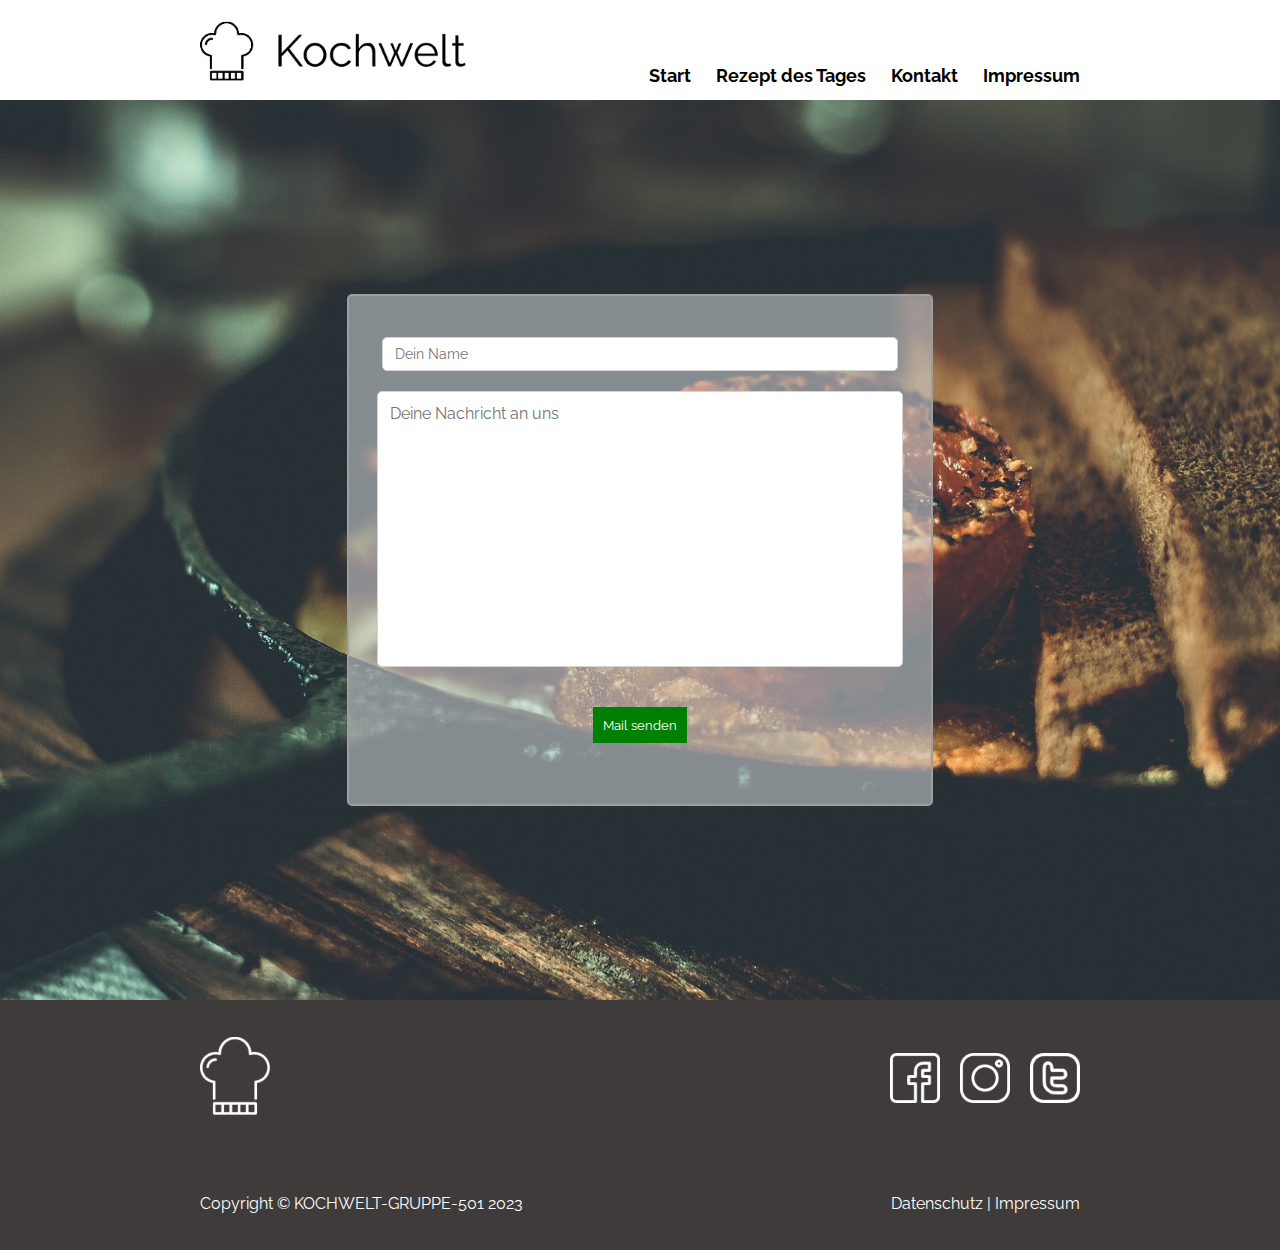
<file: kontakt.html>
<!DOCTYPE html>
<html lang="en">

<head>
    <meta charset="UTF-8">
    <meta http-equiv="X-UA-Compatible" content="IE=edge">
    <meta name="viewport" content="width=device-width, initial-scale=1.0">
    <title>Kontakt</title>
    <link rel="icon" href="img/logo_small.png">
    <link rel="stylesheet" href="style.css">
    <link href="https://fonts.googleapis.com/css2?family=Raleway:wght@400;700&display=swap" rel="stylesheet">
    <script src="script.js"></script>

</head>

<body onload="includeHTML()">

    <div w3-include-html="templates/header.html"></div>
    <div class="container">
        <form action="/send_mail.php" method="POST"
            class="post">

            <input name="name" placeholder="Dein Name" class="input-name" required>
            <textarea name="message" placeholder="Deine Nachricht an uns" required></textarea>
            <button type="submit" class="btn-send">Mail senden</button>
        </form>
    </div>
    <div w3-include-html="templates/footer.html"></div>

</body>

</html>
</file>
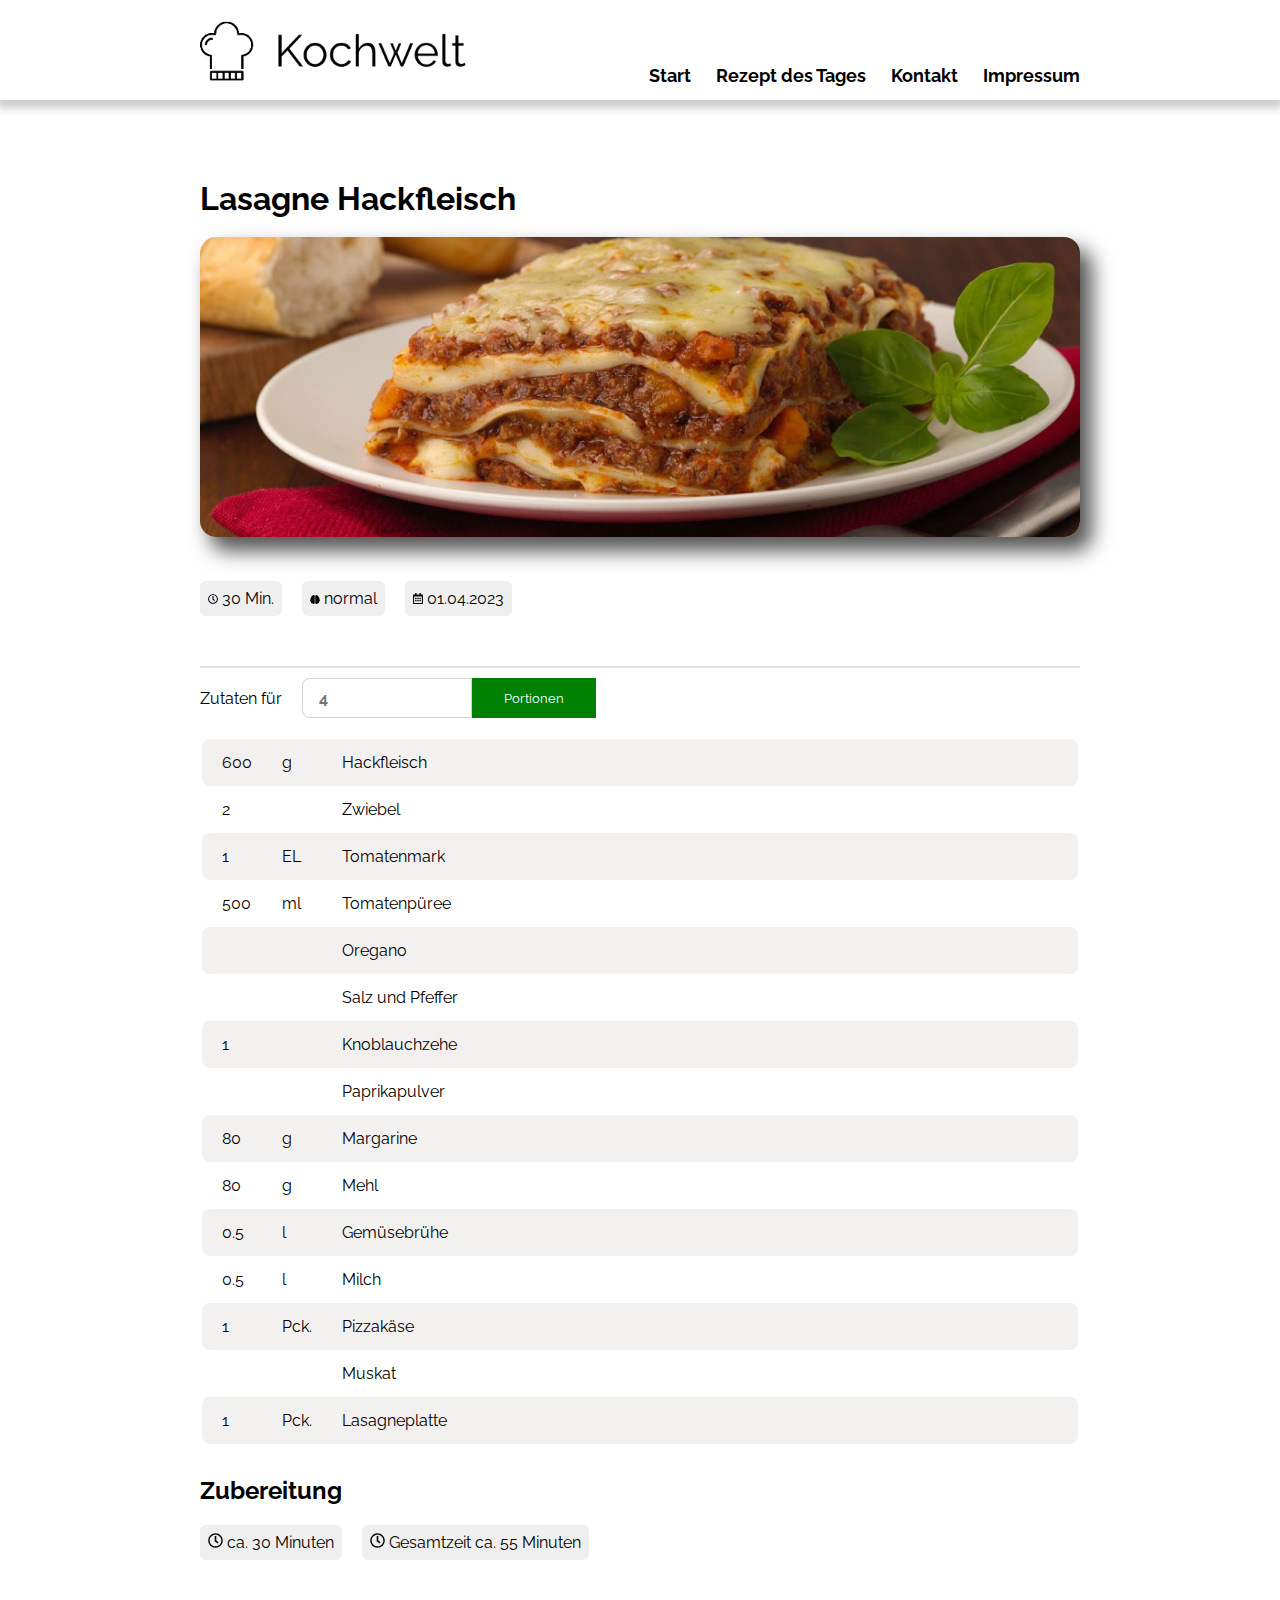
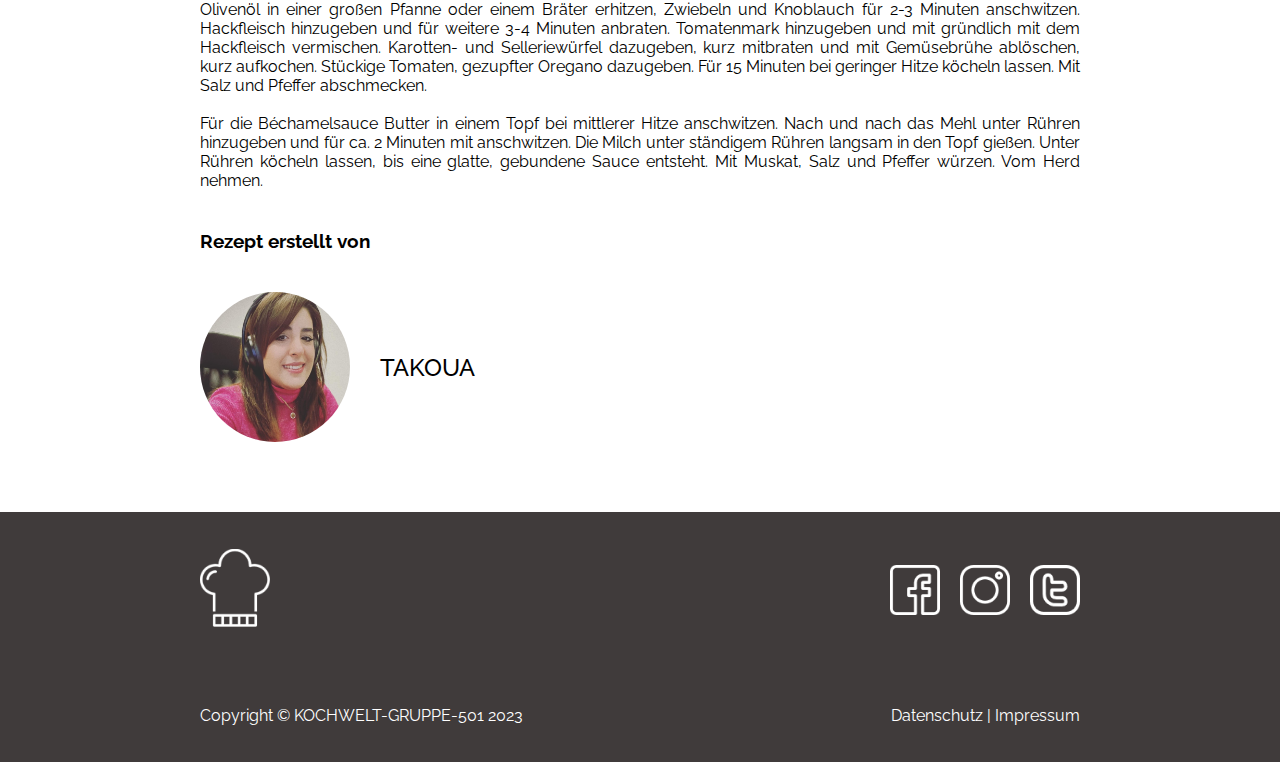
<file: lasagne.html>
<!DOCTYPE html>
<html lang="en">

<head>
    <meta charset="UTF-8">
    <meta http-equiv="X-UA-Compatible" content="IE=edge">
    <meta name="viewport" content="width=device-width, initial-scale=1.0">
    <title>Lasagne</title>
    <link rel="icon" href="img/logo_small.png">
    <link rel="stylesheet" href="style.css">
    <link href="https://fonts.googleapis.com/css2?family=Raleway:wght@400;700&display=swap" rel="stylesheet">
    <script src="script.js"></script>
    <script src="lasagne-rezept.js"></script>
    <link rel="stylesheet" href="style.css">
</head>

<body onload="includeHTML(), CreateTable()">
    <div w3-include-html="templates/header.html"></div>
    <!-- First Section -->
    <section>

        <h1 class="headline">Lasagne Hackfleisch</h1>
        <img class="start-img" src="img/lasagne.jpg" alt="">


        <div class="labels">
            <label class="bg-label"><img src="img/icons/clock-regular.svg" alt="" width="10">
                30 Min.</label>
            <label class="bg-label"><img src="img/icons/brain-solid.svg" alt="" width="10">
                normal</label>
            <label class="bg-label"> <img src="img/icons/calendar-alt-regular.svg" alt="" width="10">
                01.04.2023</label>
        </div>

    </section>


    <!-- second Section -->
    <section>
        <hr>
        <div class="portion-input">
            <label class="ing-label">Zutaten für </label>
            <input class="portion" type="number" min="1" max="20" id="input-portion" placeholder="4">
            <button onclick="calc()">Portionen</button>
        </div>
        <br>

        <table>
            <tbody id="tbody"></tbody>
        </table>


    </section>

    <!-- Third Section  -->
    <section>
        <h2 class="h2-prep">Zubereitung</h2>
        <div class="labels">
            <div class="bg-label">
                <img src="img/icons/clock-regular.svg" alt="" width="15" height="15">
                ca. 30 Minuten
            </div>
            <div class="bg-label">
                <img src="img/icons/clock-regular.svg" alt="" width="15" height="15">
                Gesamtzeit ca. 55 Minuten
            </div>
        </div>
        <p>
            Olivenöl in einer großen Pfanne oder einem Bräter erhitzen, Zwiebeln und Knoblauch für 2-3 Minuten
            anschwitzen. Hackfleisch hinzugeben und für weitere 3-4 Minuten anbraten. Tomatenmark hinzugeben und mit
            gründlich mit dem Hackfleisch vermischen. Karotten- und Selleriewürfel dazugeben, kurz mitbraten und mit
            Gemüsebrühe ablöschen, kurz aufkochen. Stückige Tomaten, gezupfter Oregano
            dazugeben. Für 15 Minuten bei geringer Hitze köcheln lassen. Mit Salz und Pfeffer abschmecken.<br>
            <br>
            Für die Béchamelsauce Butter in einem Topf bei mittlerer Hitze anschwitzen. Nach und nach das Mehl unter
            Rühren hinzugeben und für ca. 2 Minuten mit anschwitzen. Die Milch unter ständigem Rühren langsam in den
            Topf gießen. Unter Rühren köcheln lassen, bis eine glatte, gebundene Sauce entsteht. Mit Muskat, Salz und
            Pfeffer würzen. Vom Herd nehmen.
        </p>
 

        <h3>Rezept erstellt von</h3>
        <div class="chef">
            <img class="profile-img" src="img/profil-bild.jpg" alt="">
            <span class="chef-name">TAKOUA</span>
        </div>
    </section>


    <div w3-include-html="templates/footer.html"></div>
</body>

</html>
</file>
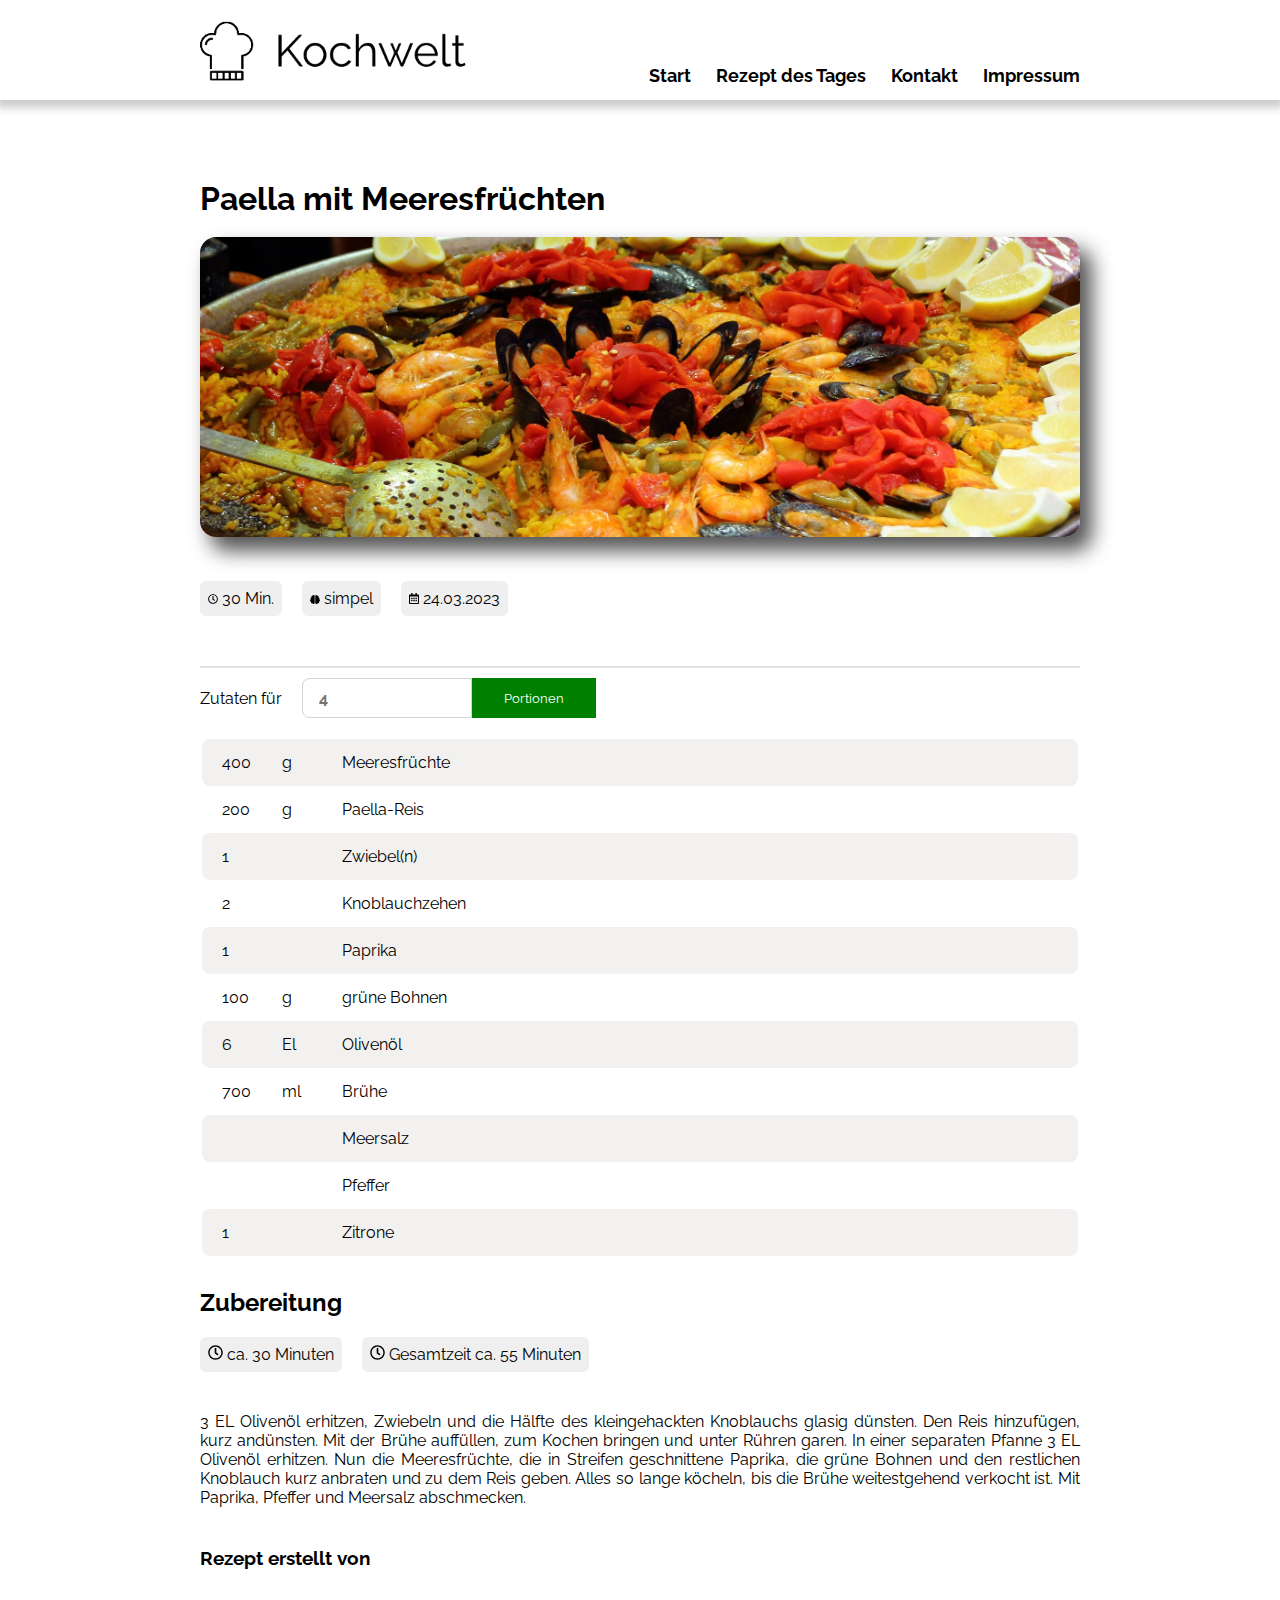
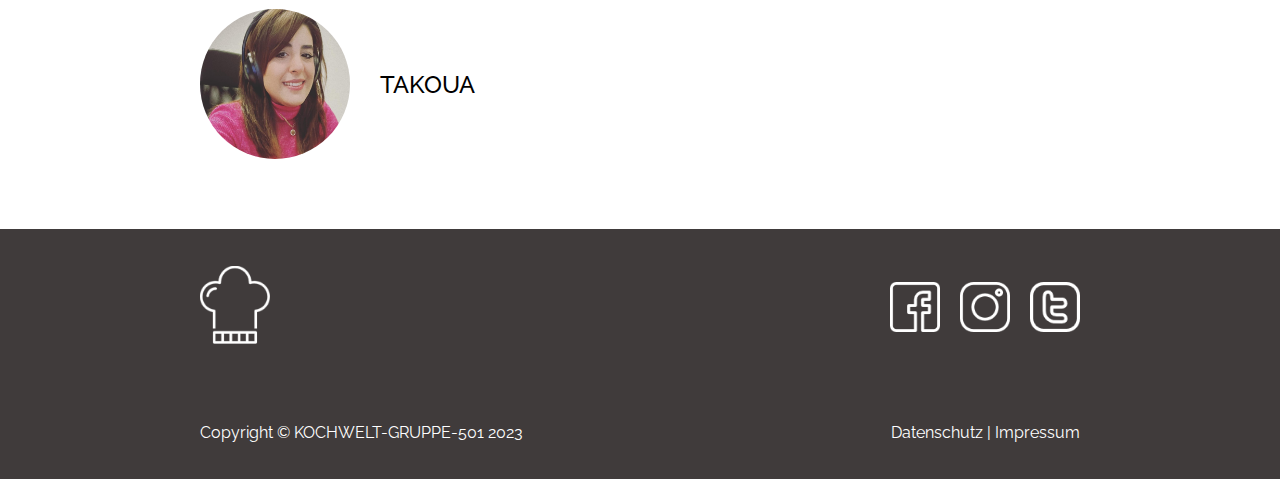
<file: paella.html>
<!DOCTYPE html>
<html lang="en">

<head>
    <meta charset="UTF-8">
    <meta http-equiv="X-UA-Compatible" content="IE=edge">
    <meta name="viewport" content="width=device-width, initial-scale=1.0">
    <title>Paella Rezept</title>
    <link rel="icon" href="img/logo_small.png">
    <link rel="stylesheet" href="style.css">
    <link href="https://fonts.googleapis.com/css2?family=Raleway:wght@400;700&display=swap" rel="stylesheet">
    <script src="script.js"></script>
    <script src="paella-rezept.js"></script>
    <link rel="stylesheet" href="style.css">

</head>

<body onload="includeHTML(), CreateTable()">

    <div w3-include-html="templates/header.html"></div>


    <!-- First Section -->
    <section>

        <h1 class="headline">Paella mit Meeresfrüchten</h1>
        <img class="start-img" src="img/paella.jpg" alt="">


        <div class="labels">
            <label class="bg-label"><img src="img/icons/clock-regular.svg" alt="" width="10">
                30 Min.</label>
            <label class="bg-label"><img src="img/icons/brain-solid.svg" alt="" width="10">
                simpel</label>
            <label class="bg-label"> <img src="img/icons/calendar-alt-regular.svg" alt="" width="10">
                24.03.2023</label>
        </div>

    </section>


    <!-- second Section -->
    <section>
        <hr>
        <div class="portion-input">
            <label class="ing-label">Zutaten für </label>
            <input class="portion" type="number" min="1" max="20" id="input-portion" placeholder="4">
            <button onclick=" calc() ">Portionen</button>
        </div>
        <br>
        <table>
            <tbody id="tbody"></tbody>
        </table>


    </section>

    <!-- Third Section  -->
    <section>
        <h2 class="h2-prep">Zubereitung</h2>
        <div class="labels">
            <div class="bg-label">
                <img src="img/icons/clock-regular.svg" alt="" width="15" height="15">
                ca. 30 Minuten
            </div>
            <div class="bg-label">
                <img src="img/icons/clock-regular.svg" alt="" width="15" height="15">
                Gesamtzeit ca. 55 Minuten
            </div>
        </div>
        <p>3 EL Olivenöl erhitzen, Zwiebeln und die Hälfte des kleingehackten Knoblauchs glasig dünsten. Den Reis
            hinzufügen, kurz andünsten. Mit der Brühe
            auffüllen, zum Kochen bringen und unter Rühren garen.

            In einer separaten Pfanne 3 EL Olivenöl erhitzen. Nun die Meeresfrüchte, die in Streifen geschnittene
            Paprika, die grüne Bohnen und den restlichen Knoblauch kurz anbraten und zu dem Reis geben. Alles so lange
            köcheln, bis die Brühe weitestgehend verkocht ist. Mit Paprika, Pfeffer und Meersalz abschmecken.</p>

        <h3>Rezept erstellt von</h3>
        <div class="chef">
            <img class="profile-img" src="img/profil-bild.jpg" alt="">
            <span class="chef-name">TAKOUA</span>
        </div>
    </section>


    <div w3-include-html="templates/footer.html"></div>
</body>


</html>
</file>
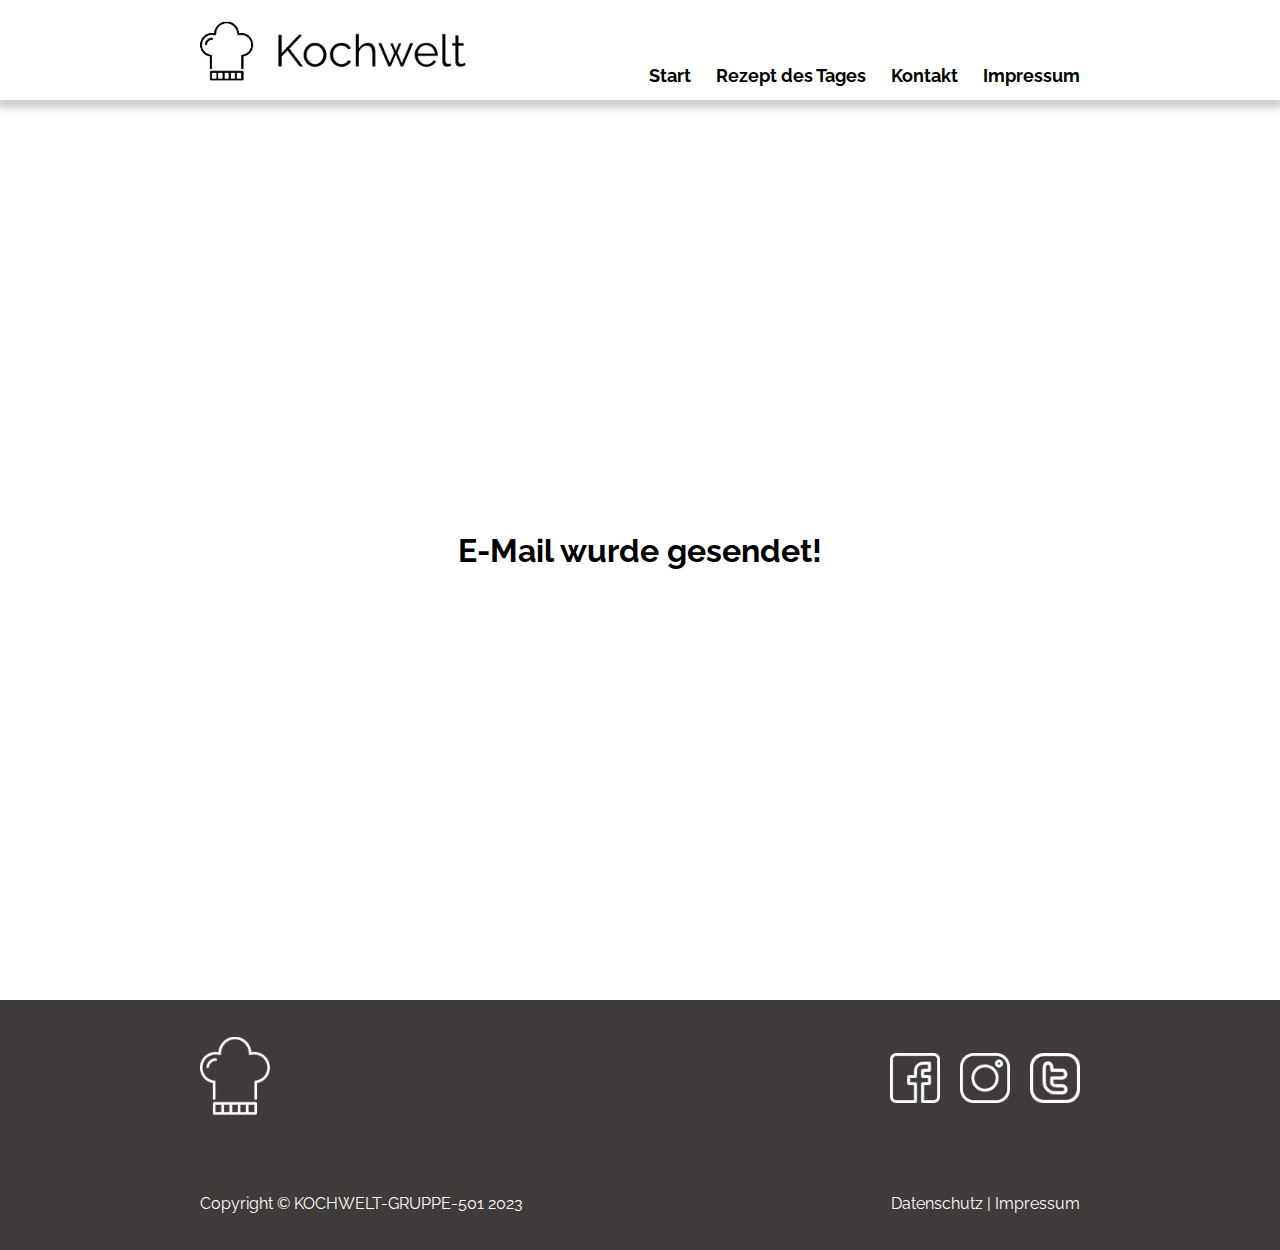
<file: success.html>
<!DOCTYPE html>
<html lang="en">
<head>
    <meta charset="UTF-8">
    <meta http-equiv="X-UA-Compatible" content="IE=edge">
    <meta name="viewport" content="width=device-width, initial-scale=1.0">
    <title>Success</title>
    <link rel="icon" href="img/logo_small.png">
    <link rel="stylesheet" href="style.css">
    <link href="https://fonts.googleapis.com/css2?family=Raleway:wght@400;700&display=swap" rel="stylesheet">
    <script src="script.js"></script>
  
</head>
<body onload="includeHTML()">

   
    <div w3-include-html="templates/header.html"></div>
    <div class="success-mail">
        <h1>E-Mail wurde gesendet!</h1>
     
    </div>

    <div w3-include-html="templates/footer.html"></div>
</body>
</html>
</file>
<file: style.css>
* {
    margin: 0;
    font-family: 'Raleway', sans-serif;

}

html {
    scroll-behavior: smooth;
}

section {
    padding: 0 200px;
}

/* ///////////////////////////////////////////// */

/* style header */
header {
    display: flex;
    justify-content: space-between;
    align-items: flex-end;
    font-size: 18px;
    box-shadow: 0px 5px 8px 3px rgba(0, 0, 0, 0.2);
    font-family: 'Raleway', sans-serif;
    padding: 0 40px;
    height: 100px;
    padding: 0 200px;
}

header a {
    width: 20%;
}

header img {
    width: 300px;
    object-fit: cover;
    margin-right: 20px;
}

nav {
    padding-bottom: 14px;
}

nav a {
    text-decoration: none;
    margin-left: 20px;
    color: black;
    font-weight: 700;
    padding-bottom: 14px
}

nav a:hover {
    color: rgb(20, 153, 20);
    border-bottom: 4px solid;
}

.rezept-des-tages {
    color: rgb(0, 128, 0) !important;
    border-bottom: 4px solid !important;
    padding-bottom: 14px
}

.rezept-des-tages:hover {
    color: rgb(20, 153, 20) !important;
}

.bar-menu {
    position: absolute;
    top: 0;
    right: 0;
    width: 45px;
    cursor: pointer;
}

.hide-menu {
    display: none;
}

.bar-img {
    width: 50px;
    display: none;
}

.second-nav {
    display: flex;
    background-color: #d2d9d2;
    padding: 20px;
    justify-content: center;
    flex-direction: column;
    align-items: center;
    height: 200px;
}

.nav-b {
    text-decoration: none;
    margin: 10px;
    color: black;
    font-weight: 700;
    margin-bottom: 7px;
}

.d-none {
    display: none;
}



/* ////////////////////// rezepte.html //////////////////////// */

/* first-Section */

.headline {
    padding-top: 80px;
}

.myrecipe {
    display: flex;
    flex-direction: column;
}

.start-img {
    height: 300px;
    ;
    object-fit: cover;
    border-radius: 16px;
    width: 100%;
    margin-bottom: 40px;
    margin-top: 20px;
    box-shadow: 11px 13px 20px 1px rgb(12 12 12 / 0.7);
}

.bg-label {
    background-color: #efefef;
    border-radius: 6px;
    padding: 8px;
    margin-right: 20px;
}

/* second-Section */

hr {
    border: 1px solid #d3d3d3a3;
    margin-bottom: 10px;
    margin-top: 50px;
}

.portion-input {
    display: flex;
    height: 40px;
}

.ing-label {
    display: flex;
    align-items: center;
    padding-right: 20px;
}

.portion {
    border-radius: 8px 0 0 8px;
    border: 1px solid lightgrey;
    width: 150px;
    padding-left: 16px;
    font-weight: bold;
    font-size: 16px;
}

button {
    padding: 8px;
    background-color: rgb(0, 128, 0);
    color: white;
    border: 0;
    padding: 0 32px;
    cursor: pointer;
}

button:hover {
    background-color: rgb(72 167 72);

}

table {
    width: 100%;
    margin-bottom: 30px;
}

tr {
    display: flex;
    align-items: center;
    border-radius: 8px;
}

tr:nth-child(odd) {
    background: rgb(243, 240, 240);
}

td {
    padding: 14px 0;
    border-radius: 8px;
    padding-left: 20px;
    min-width: 40px;
}

/* third-Section */

.h2-prep {
    text-align: start;
    padding-bottom: 20px;
}

.labels {
    display: flex;
}

p {
    padding: 40px 0;
    text-align: justify;
}

.chef {
    display: flex;
    align-items: center;
    padding-bottom: 70px;
    padding-top: 40px;
}

.profile-img {
    width: 150px;
    height: 150px;
    border-radius: 50%;
    object-fit: cover;
}

.chef-name {
    padding-left: 30px;
    font-size: 24px;
    font-weight: 500;
}



/* ////////////////////index.html///////////////////////// */

.start-recipe {
    display: flex;
    justify-content: space-between;
    align-items: center;
    gap: 40px;
    padding: 80px 0;
}

.start-recipe a {

    height: 250px;

}

.start-recipe img {
    width: 400px;
    height: auto;
    object-fit: cover;
    border-radius: 8px;
    box-shadow: 11px 13px 20px 1px rgb(12 12 12 / 0.7);
}

.btn-open {
    background-color: rgb(0, 128, 0);
    color: white;
    border: 0;
    padding: 8px 20px;
    font-size: 16px;
    cursor: pointer;
}

.recipes {
    background-color: #efefef;
    padding: 0px 200px;
    padding-bottom: 50px;
}

.h2-center {
    text-align: center;
    padding-top: 50px;
}

.recipes-img {
    display: flex;
    justify-content: space-between;
    padding-top: 40px;
    gap: 30px;

}


.recipes-img img {
    aspect-ratio: 1;
    width: 250px;
    border-radius: 8px;
    object-fit: cover;
 
    margin-bottom: 16px;


}


.img-food {
    display: flex;
    flex-direction: column;
    justify-content: center;
    align-items: center;

}
.overflow{
  
    overflow: hidden;
}
.overflow img {
    -webkit-transition: all .4s ease-in-out;
    -moz-transition: all .4s ease-in-out;
    -o-transition: all .4s ease-in-out;
    -ms-transition: all .4s ease-in-out;
    width: 250px;
}

.overflow img:hover {
    -webkit-transform: scale(1.6);
    -moz-transform: scale(1.6);
    -o-transform: scale(1.6);
    transform: scale(1.6);
}

.wok-pfanne {
    display: flex;
    align-items: center;
    padding-bottom: 100px;
    padding-top: 40px;
    gap: 50px;


}

.wok-pfanne-img {
    aspect-ratio: 1;
    width: 350px;
    border-radius: 8px;
    box-shadow: 11px 13px 20px 1px rgb(12 12 12 / 0.7);
    object-fit: cover;
}







/* ////////////////////kontakt.html///////////////////////// */
.container {
    height: 100vh;
    display: flex;
    justify-content: center;
    align-items: center;
    background-image: url('img/pfanne1.jpg');
    background-position: center;
    background-size: cover;
}

.container form {
    display: flex;
    flex-direction: column;
    align-items: center;
    border: 2px solid #9E9E9E;
    padding: 41px;
    border-radius: 5px;
    background-color: #cacfd394;
    width: 500px;
    margin: 0 40px;
}

.input-name {
    height: 30px;
    border-radius: 5px;
    width: 100%;
    padding-left: 12px;
    font-size: 14px;
    border: 1px solid lightgrey;
}

textarea {
    margin: 20px;
    border-radius: 5px;
    font-size: 16px;
    padding: 12px;
    height: 250px;
    width: 100%;
    resize: none;
    border: 1px solid lightgrey;
}


.success-mail {
    height: 100vh;
    text-align: center;
    display: flex;
    justify-content: center;
    align-items: center;
}

.success-mail a {
    text-decoration: none;
    color: rgb(0, 128, 0);
    font-weight: 700;
    margin: 20px;
}



/* ////////////////////Impresum/Datenschutz.html///////////////////////// */
.main {
    padding: 40px 200px;
}

.btn-send {
    padding: 10px;
    margin: 20px;
}



/* ////////////////////footer style///////////////////////// */
footer {
    background-color: #403b3b;
    display: flex;
    flex-direction: column;
    justify-content: space-around;
    color: white;
    font-size: 16px;
    left: 0;
    bottom: 0;
    width: 100%;
    height: 250px;

}

.flex-footer {
    display: flex;
    justify-content: space-between;
    align-items: center;
    padding: 0 200px;
}

.social-media-logo {
    display: flex;
    justify-content: center;
    align-items: center;
    gap: 20px;

}

.social-media-img {
    display: flex;
    gap: 20px;
}

.links a {
    color: white;
    text-decoration: none;
}

.social-media-img img {
    width: 50px;
}

footer img {
    filter: invert(100%);

}

.logo-img {
    width: 70px;
}

/* ////////////////////responsive///////////////////////// */

@media screen and (max-width:1200px) {
    header {
        padding: 0 100px;
    }

    .main {
        padding: 40px 100px;
    }

    section {
        padding: 0 100px;
    }

    .recipes {
        padding: 0 100px;
        padding-bottom: 50px;
    }

    .flex-footer {
        padding: 0 100px;
    }

    .wok-pfanne {
        flex-direction: column;
    }

    .wok-pfanne-img {
        height: 200px;
        width: 100%;
    }
}

@media screen and (max-width:950px) {
    header {
        padding: 0 50px;
    }

    .main {
        padding: 40px 50px;
    }

    header img {
        width: 250px;
        padding: 20px;
    }

    .recipes {
        padding: 0 50px;
        padding-bottom: 50px;
    }

    section {
        padding: 0 50px;
    }

    .flex-footer {
        padding: 0 50px;
    }

    .start-recipe {
        flex-direction: column;
    }

    .recipes-img {
        justify-content: space-around;
    }

    .start-recipe a {
        width: 100%;
        height: 200px;
    }

    .start-recipe img {
        width: 100%;
        height: 200px;
    }

    nav {
        font-size: 16px;
    }

    .img-food img {
        width: 200px;
    }

    .img-food {
        font-size: 14px;
    }
}

@media screen and (max-width:700px) {
    header {
        padding: 0;
        align-items: center;
    }

    .main {
        padding: 40px 10px;
    }

    .recipes-img {
        flex-direction: column;

    }

    .img-food {
        margin-bottom: 80px;
        font-size: 16px;
    }

    .recipes-img img {
        width: 300px;

    }

    .hide-mobile {
        display: none;
    }

    .flex-footer {
        font-size: 12px;
        flex-direction: column;
    }

    .logo-img {
        padding: 20px;
    }

    .bar-img {
        display: block;
    }

    .start-img {
        height: 200px;
    }
}

@media screen and (max-width:350px) {
    header img {
        width: 180px;
    }

    .bar-img {
        width: 30px;
    }

    .bar-menu {

        width: 10%;
        top: 12px
    }

    .recipes-img img {
        width: 200px;
    }

    .flex-footer {
        text-align: center;
    }

    tbody {
        font-size: 14px;
    }

    section {
        padding: 0 20px;
    }

    .bg-label {
        margin-right: 10px;
        font-size: 14px;
        padding: 4px;
    }

    .portion {
        border-radius: 8px 0 0 8px;
        border: 1px solid lightgrey;
        padding-left: 16px;
        font-size: 16px;
        width: 120px;
    }

    .profile-img {
        height: 125px;
    }

    .start-img {
        height: auto;
    }
}
</file>
